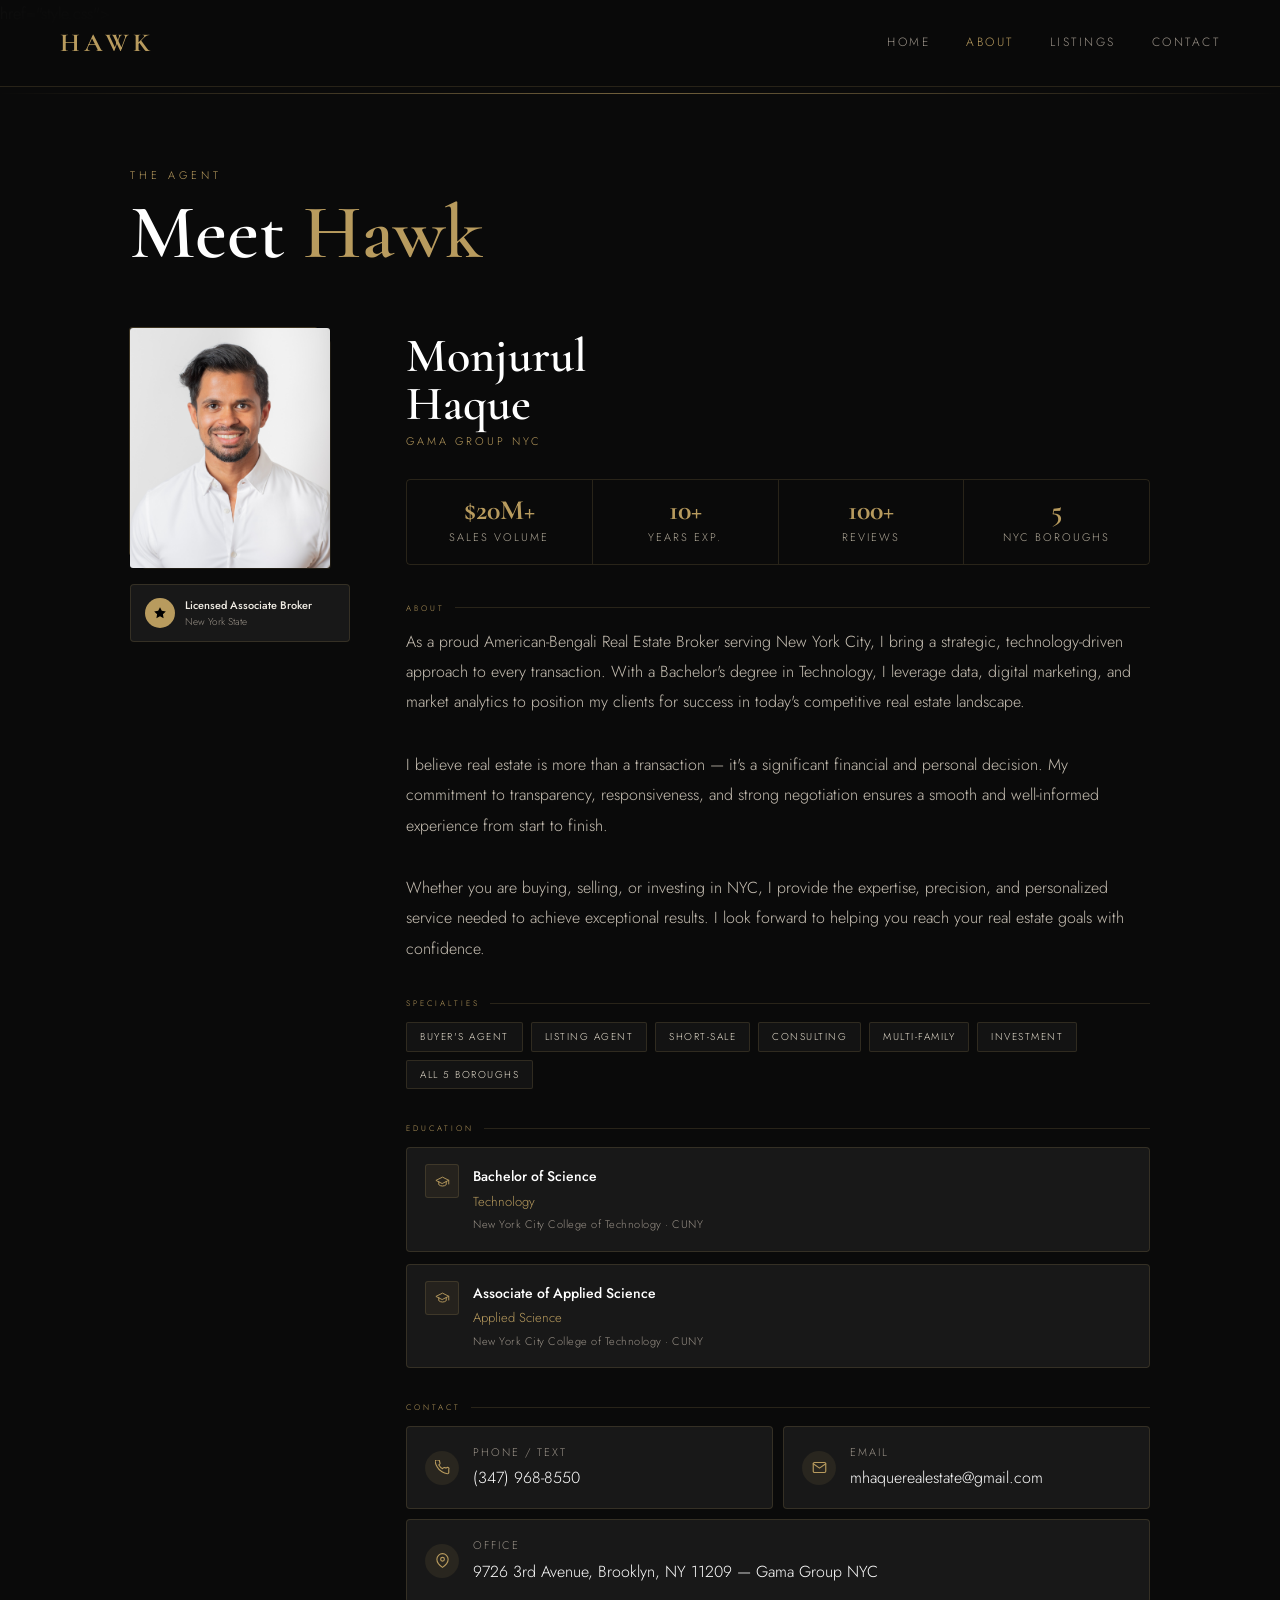
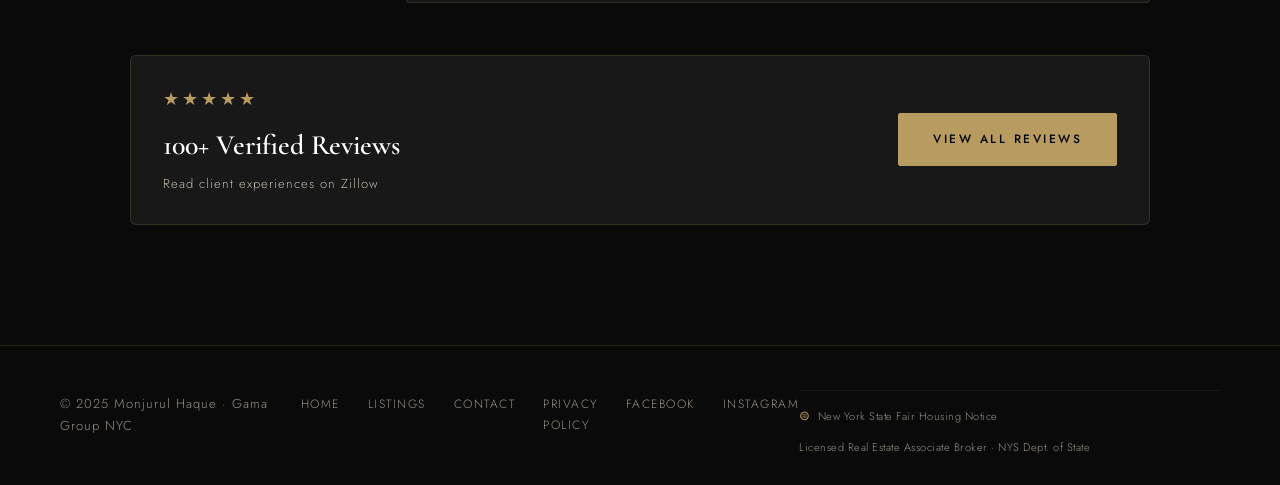
<file: about.html>
<!DOCTYPE html>
<html lang="en">
<head>
  <meta charset="UTF-8">
  <meta name="viewport" content="width=device-width, initial-scale=1.0">

  <!-- ── Primary SEO ── -->
  <title>About Monjurul Haque | Licensed NYC Real Estate Associate Broker — Gama Group NYC</title>
  <meta name="description" content="Meet Monjurul Haque (Hawk) — proud American-Bengali NYC real estate broker at Gama Group NYC. Technology-driven approach, 10+ years experience, Bachelor's in Technology, 100+ verified client reviews across all 5 NYC boroughs.">
  <meta name="keywords" content="Monjurul Haque realtor, Hawk real estate NYC, Gama Group NYC broker, licensed associate broker Brooklyn, NYC real estate agent about, buy sell NYC broker, real estate agent Bay Ridge Brooklyn">
  <meta name="author" content="Monjurul Haque">
  <meta name="robots" content="index, follow, max-snippet:-1, max-image-preview:large, max-video-preview:-1">
  <link rel="canonical" href="https://mhaquerealtor.com/about.html">

  <!-- ── Open Graph (Facebook / LinkedIn / WhatsApp) ── -->
  <meta property="og:type" content="profile">
  <meta property="og:title" content="Meet Monjurul Haque (Hawk) — Licensed NYC Real Estate Broker">
  <meta property="og:description" content="10+ years experience, BS in Computer Systems Technology, 100+ verified reviews. Buyer's agent and listing agent serving all five NYC boroughs.">
  <meta property="og:url" content="https://mhaquerealtor.com/about.html">
  <meta property="og:site_name" content="Monjurul Haque | NYC Real Estate Broker">
  <meta property="og:image" content="https://mhaquerealtor.com/Final Gama-36.jpg">
  <meta property="og:image:width" content="1200">
  <meta property="og:image:height" content="630">
  <meta property="og:locale" content="en_US">

  <!-- ── Twitter Card ── -->
  <meta name="twitter:card" content="summary_large_image">
  <meta name="twitter:title" content="Meet Monjurul Haque (Hawk) — Licensed NYC Real Estate Broker">
  <meta name="twitter:description" content="10+ years experience, BS in Computer Systems Technology, 100+ verified reviews. Buyer's agent and listing agent serving all five NYC boroughs.">
  <meta name="twitter:image" content="https://mhaquerealtor.com/Final Gama-36.jpg">

  <!-- ── Geo / Local SEO ── -->
  <meta name="geo.region" content="US-NY">
  <meta name="geo.placename" content="Brooklyn, New York">
  <meta name="geo.position" content="40.6233;-74.0300">
  <meta name="ICBM" content="40.6233, -74.0300">

  <!-- ── Fonts & Styles ── -->
  <link rel="preconnect" href="https://fonts.googleapis.com">
  <link rel="preconnect" href="https://fonts.gstatic.com" crossorigin>
  <link href="https://fonts.googleapis.com/css2?family=Cormorant+Garamond:ital,wght@0,400;0,500;0,600;0,700;1,400&family=Jost:wght@300;400;500;600&display=swap" rel="stylesheet">
  <link rel="stylesheet" href="style.css">

  <!-- ── JSON-LD Structured Data ── -->
  <script type="application/ld+json">
  {
    "@context": "https://schema.org",
    "@type": "ProfilePage",
    "mainEntity": {
      "@type": "Person",
      "name": "Monjurul Haque",
      "alternateName": "Hawk",
      "jobTitle": "Licensed Real Estate Associate Broker",
      "url": "https://mhaquerealtor.com/about.html",
      "telephone": "+13479688550",
      "email": "mhaquerealestate@gmail.com",
      "worksFor": {
        "@type": "Organization",
        "name": "Gama Group NYC",
        "address": {
          "@type": "PostalAddress",
          "streetAddress": "9726 3rd Avenue",
          "addressLocality": "Brooklyn",
          "addressRegion": "NY",
          "postalCode": "11209"
        }
      },
      "alumniOf": [
        {
          "@type": "CollegeOrUniversity",
          "name": "New York City College of Technology, CUNY",
          "sameAs": "https://www.citytech.cuny.edu"
        }
      ],
      "hasCredential": [
        {
          "@type": "EducationalOccupationalCredential",
          "credentialCategory": "degree",
          "name": "Bachelor of Science in Computer Systems Technology",
          "educationalLevel": "Bachelor's Degree"
        },
        {
          "@type": "EducationalOccupationalCredential",
          "credentialCategory": "degree",
          "name": "Associate of Applied Science",
          "educationalLevel": "Associate's Degree"
        },
        {
          "@type": "EducationalOccupationalCredential",
          "credentialCategory": "License",
          "name": "New York State Real Estate Associate Broker License"
        }
      ],
      "sameAs": [
        "https://www.instagram.com/mhaquerealtor",
        "https://www.facebook.com/MhaqueRealtor/",
        "https://www.zillow.com/profile/MhaqueRealtor/"
      ],
      "aggregateRating": {
        "@type": "AggregateRating",
        "ratingValue": "5",
        "reviewCount": "100",
        "bestRating": "5"
      }
    }
  }
  </script>

   href="style.css">
  <style>
    /* ── ABOUT PAGE ── */
    .about-grid {
      display: grid;
      grid-template-columns: 220px 1fr;
      gap: 56px; align-items: start;
    }

    /* Photo column */
    .about-photo-col { position: sticky; top: 90px; }
    .about-photo-frame {
      position: relative;
      width: 200px;
    }
    .about-photo-frame::before {
      content: '';
      position: absolute;
      top: -1px; left: -1px; right: 12px; bottom: 12px;
      border: 1px solid rgba(184,155,94,0.3);
      border-radius: 3px;
      pointer-events: none; z-index: 0;
    }
    .about-photo-frame::after {
      content: '';
      position: absolute;
      top: 12px; left: 12px; right: -1px; bottom: -1px;
      border: 1px solid rgba(184,155,94,0.12);
      border-radius: 3px;
      pointer-events: none; z-index: 0;
    }
    .about-photo {
      position: relative; z-index: 1;
      width: 200px; height: 240px;
      object-fit: cover; object-position: top center;
      border-radius: 3px; display: block;
      background: var(--mid);
    }
    .about-license-badge {
      margin-top: 16px;
      background: var(--card); border: 1px solid var(--border);
      border-radius: 4px; padding: 12px 14px;
      display: flex; align-items: center; gap: 10px;
    }
    .badge-star-icon {
      width: 30px; height: 30px;
      background: var(--gold); border-radius: 50%;
      display: flex; align-items: center; justify-content: center;
      flex-shrink: 0;
    }
    .badge-star-icon svg { width: 14px; height: 14px; fill: #000; }
    .badge-star-text { font-size: 10px; color: var(--muted); line-height: 1.5; }
    .badge-star-text strong { color: var(--text); font-weight: 500; display: block; font-size: 11px; }

    /* Info column */
    .about-info { padding-top: 4px; }
    .agent-headline {
      font-family: var(--serif-font);
      font-size: 48px; font-weight: 600; color: #fff;
      line-height: 1; margin-bottom: 4px;
    }
    .agent-firm-tag { color: var(--gold);
      font-size: 11px; letter-spacing: 3px;
      text-transform: uppercase; color: var(--gold);
      margin-bottom: 28px;
    }

    .stats-row {
      display: flex; gap: 0;
      border: 1px solid var(--border); border-radius: 4px;
      overflow: hidden; margin-bottom: 36px;
    }
    .stat-cell {
      flex: 1; padding: 16px 18px;
      border-right: 1px solid var(--border);
      text-align: center;
    }
    .stat-cell:last-child { border-right: none; }
    .stat-num {
      font-family: var(--serif-font);
      font-size: 28px; font-weight: 700;
      color: var(--gold); line-height: 1;
    }
    .stat-lbl { font-size: 11px; letter-spacing: 2px; text-transform: uppercase; color: #b0a898; margin-top: 4px; }

    .section-label {
      font-size: 8px; letter-spacing: 3px;
      text-transform: uppercase; color: var(--gold);
      margin-bottom: 12px;
      display: flex; align-items: center; gap: 10px;
    }
    .section-label::after { content: ''; flex: 1; height: 1px; background: var(--border); }

    .bio-text {
      font-size: 16px; line-height: 1.9; color: #c8c0b4;
      margin-bottom: 32px;
    }

    .spec-tags { display: flex; flex-wrap: wrap; gap: 8px; margin-bottom: 32px; }
    .spec-tag {
      font-size: 10px; letter-spacing: 1.5px; text-transform: uppercase;
      color: #e8e0d0; border: 1px solid var(--border);
      padding: 5px 13px; border-radius: 2px;
      background: rgba(255,255,255,0.04);
    }

    .contact-grid {
      display: grid; grid-template-columns: 1fr 1fr; gap: 10px;
    }
    .contact-span { grid-column: span 2; }

    /* Reviews bar */
    .reviews-bar {
      margin-top: 52px;
      background: var(--card); border: 1px solid var(--border);
      border-radius: 6px; padding: 28px 32px;
      display: flex; justify-content: space-between; align-items: center;
      gap: 24px;
    }
    .reviews-stars { font-size: 18px; letter-spacing: 3px; color: var(--gold); margin-bottom: 6px; }
    .reviews-count { font-family: var(--serif-font); font-size: 28px; font-weight: 600; color: #fff; }
    .reviews-source { font-size: 13px; color: #c0b8ac; margin-top: 3px; letter-spacing: 1px; }


    /* ── EDUCATION ── */
    .edu-list { display: flex; flex-direction: column; gap: 12px; margin-bottom: 32px; }
    .edu-item {
      display: flex; align-items: flex-start; gap: 14px;
      background: var(--card); border: 1px solid var(--border);
      border-radius: 4px; padding: 16px 18px;
      transition: border-color 0.25s;
    }
    .edu-item:hover { border-color: rgba(184,155,94,0.4); }
    .edu-icon {
      width: 34px; height: 34px; flex-shrink: 0;
      background: rgba(184,155,94,0.08);
      border: 1px solid var(--border); border-radius: 3px;
      display: flex; align-items: center; justify-content: center;
    }
    .edu-icon svg { width: 15px; height: 15px; }
    .edu-degree { font-size: 14px; font-weight: 500; color: #fff; margin-bottom: 2px; }
    .edu-field  { font-size: 13px; color: var(--gold); margin-bottom: 2px; }
    .edu-school { font-size: 11px; color: var(--muted); letter-spacing: 0.5px; }

    @media (max-width: 768px) {
      .about-grid { grid-template-columns: 1fr; gap: 32px; }
      .about-photo-col { position: static; }
      .about-photo-frame { width: 160px; }
      .about-photo { width: 160px; height: 192px; }
      .contact-grid { grid-template-columns: 1fr; }
      .contact-span { grid-column: span 1; }
      .reviews-bar { flex-direction: column; text-align: center; }
    }
  </style>
</head>
<body>

<!-- NAV -->
<nav>
  <a class="nav-logo" href="index.html">HAWK</a>
  <div class="nav-links">
    <a href="index.html">Home</a>
    <a href="about.html" class="active">About</a>
    <a href="listings.html">Listings</a>
    <a href="contact.html">Contact</a>
  </div>
  <div class="nav-hamburger" onclick="toggleMenu()" aria-label="Menu">
    <span></span><span></span><span></span>
  </div>
</nav>
<div class="nav-mobile" id="navMobile">
  <a href="index.html" onclick="closeMenu()">Home</a>
  <a href="about.html" onclick="closeMenu()">About</a>
  <a href="listings.html" onclick="closeMenu()">Listings</a>
  <a href="contact.html" onclick="closeMenu()">Contact</a>
</div>

<div class="hero-strip"></div>

<main>
  <p class="page-eyebrow anim-1">The Agent</p>
  <h1 class="page-title anim-2">Meet <span>Hawk</span></h1>

  <div class="about-grid anim-3">

    <!-- LEFT -->
    <div class="about-photo-col">
      <div class="about-photo-frame">
        <img class="about-photo" src="Final Gama-36.jpg" alt="Monjurul Haque — NYC Real Estate Broker">
      </div>
      <div class="about-license-badge">
        <div class="badge-star-icon">
          <svg viewBox="0 0 24 24" xmlns="http://www.w3.org/2000/svg"><path d="M12 2l3.09 6.26L22 9.27l-5 4.87L18.18 21 12 17.77 5.82 21 7 14.14 2 9.27l6.91-1.01L12 2z"/></svg>
        </div>
        <div class="badge-star-text">
          <strong>Licensed Associate Broker</strong>
          New York State
        </div>
      </div>
    </div>

    <!-- RIGHT -->
    <div class="about-info">
      <div class="agent-headline">Monjurul<br>Haque</div>
      <div class="agent-firm-tag">Gama Group NYC</div>

      <div class="stats-row">
        <div class="stat-cell">
          <div class="stat-num">$20M+</div>
          <div class="stat-lbl">Sales Volume</div>
        </div>
        <div class="stat-cell">
          <div class="stat-num">10+</div>
          <div class="stat-lbl">Years Exp.</div>
        </div>
        <div class="stat-cell">
          <div class="stat-num">100+</div>
          <div class="stat-lbl">Reviews</div>
        </div>
        <div class="stat-cell">
          <div class="stat-num">5</div>
          <div class="stat-lbl">NYC Boroughs</div>
        </div>
      </div>

      <div class="section-label">About</div>
      <p class="bio-text">
        As a proud American-Bengali Real Estate Broker serving New York City, I bring a strategic, technology-driven approach to every transaction. With a Bachelor's degree in Technology, I leverage data, digital marketing, and market analytics to position my clients for success in today's competitive real estate landscape.
      </p>
      <p class="bio-text">
        I believe real estate is more than a transaction — it's a significant financial and personal decision. My commitment to transparency, responsiveness, and strong negotiation ensures a smooth and well-informed experience from start to finish.
      </p>
      <p class="bio-text">
        Whether you are buying, selling, or investing in NYC, I provide the expertise, precision, and personalized service needed to achieve exceptional results. I look forward to helping you reach your real estate goals with confidence.
      </p>

      <div class="section-label">Specialties</div>
      <div class="spec-tags">
        <span class="spec-tag">Buyer's Agent</span>
        <span class="spec-tag">Listing Agent</span>
        <span class="spec-tag">Short-Sale</span>
        <span class="spec-tag">Consulting</span>
        <span class="spec-tag">Multi-Family</span>
        <span class="spec-tag">Investment</span>
        <span class="spec-tag">All 5 Boroughs</span>
      </div>

      <div class="section-label">Education</div>
      <div class="edu-list">
        <div class="edu-item">
          <div class="edu-icon">
            <svg viewBox="0 0 24 24" fill="none" stroke="var(--gold)" stroke-width="1.5" xmlns="http://www.w3.org/2000/svg">
              <path d="M22 10v6M2 10l10-5 10 5-10 5z" stroke-linecap="round" stroke-linejoin="round"/>
              <path d="M6 12v5c3 3 9 3 12 0v-5" stroke-linecap="round" stroke-linejoin="round"/>
            </svg>
          </div>
          <div class="edu-body">
            <div class="edu-degree">Bachelor of Science</div>
            <div class="edu-field">Technology</div>
            <div class="edu-school">New York City College of Technology · CUNY</div>
          </div>
        </div>
        <div class="edu-item">
          <div class="edu-icon">
            <svg viewBox="0 0 24 24" fill="none" stroke="var(--gold)" stroke-width="1.5" xmlns="http://www.w3.org/2000/svg">
              <path d="M22 10v6M2 10l10-5 10 5-10 5z" stroke-linecap="round" stroke-linejoin="round"/>
              <path d="M6 12v5c3 3 9 3 12 0v-5" stroke-linecap="round" stroke-linejoin="round"/>
            </svg>
          </div>
          <div class="edu-body">
            <div class="edu-degree">Associate of Applied Science</div>
            <div class="edu-field">Applied Science</div>
            <div class="edu-school">New York City College of Technology · CUNY</div>
          </div>
        </div>
      </div>

            <div class="section-label">Contact</div>
      <div class="contact-grid">
        <a class="contact-item" href="tel:+13479688550">
          <div class="contact-icon">
            <svg viewBox="0 0 24 24" xmlns="http://www.w3.org/2000/svg"><path d="M22 16.92v3a2 2 0 01-2.18 2 19.79 19.79 0 01-8.63-3.07A19.5 19.5 0 013.31 10.8a19.79 19.79 0 01-3.07-8.63A2 2 0 012.22 0h3a2 2 0 012 1.72c.127.96.361 1.903.7 2.81a2 2 0 01-.45 2.11L6.09 7.91a16 16 0 006 6l1.27-1.27a2 2 0 012.11-.45c.907.339 1.85.573 2.81.7A2 2 0 0122 14.92v2z" stroke-linecap="round" stroke-linejoin="round"/></svg>
          </div>
          <div>
            <div class="contact-type">Phone / Text</div>
            <div class="contact-val">(347) 968-8550</div>
          </div>
        </a>
        <a class="contact-item" href="mailto:mhaquerealestate@gmail.com">
          <div class="contact-icon">
            <svg viewBox="0 0 24 24" xmlns="http://www.w3.org/2000/svg"><path d="M4 4h16c1.1 0 2 .9 2 2v12c0 1.1-.9 2-2 2H4c-1.1 0-2-.9-2-2V6c0-1.1.9-2 2-2z" stroke-linecap="round" stroke-linejoin="round"/><polyline points="22,6 12,13 2,6" stroke-linecap="round" stroke-linejoin="round"/></svg>
          </div>
          <div>
            <div class="contact-type">Email</div>
            <div class="contact-val">mhaquerealestate@gmail.com</div>
          </div>
        </a>
        <a class="contact-item contact-span" href="https://maps.google.com/?q=9726+3rd+Avenue+Brooklyn+NY+11209" target="_blank" rel="noopener">
          <div class="contact-icon">
            <svg viewBox="0 0 24 24" xmlns="http://www.w3.org/2000/svg"><path d="M21 10c0 7-9 13-9 13s-9-6-9-13a9 9 0 0118 0z" stroke-linecap="round" stroke-linejoin="round"/><circle cx="12" cy="10" r="3" stroke-linecap="round" stroke-linejoin="round"/></svg>
          </div>
          <div>
            <div class="contact-type">Office</div>
            <div class="contact-val">9726 3rd Avenue, Brooklyn, NY 11209 — Gama Group NYC</div>
          </div>
        </a>
      </div>
    </div>
  </div>

  <!-- Reviews -->
  <div class="reviews-bar anim-4">
    <div>
      <div class="reviews-stars">★★★★★</div>
      <div class="reviews-count">100+ Verified Reviews</div>
      <div class="reviews-source">Read client experiences on Zillow</div>
    </div>
    <a class="btn btn-gold" href="https://www.zillow.com/profile/MhaqueRealtor/#reviews" target="_blank" rel="noopener">
      View All Reviews
    </a>
  </div>
</main>

<footer>
  <div class="footer-copy">© 2025 Monjurul Haque · Gama Group NYC</div>
  <div class="footer-links">
    <a href="index.html">Home</a>
    <a href="listings.html">Listings</a>
    <a href="contact.html">Contact</a>
    <a href="privacy.html">Privacy Policy</a>
    <a href="https://www.facebook.com/MhaqueRealtor/" target="_blank" rel="noopener">Facebook</a>
    <a href="https://instagram.com/mhaquerealtor" target="_blank" rel="noopener">Instagram</a>
  </div>
  <div class="footer-bottom">
    <a class="footer-fair-housing" href="https://dos.ny.gov/fair-housing" target="_blank" rel="noopener">
      New York State Fair Housing Notice
    </a>
    <span class="footer-legal">Licensed Real Estate Associate Broker · NYS Dept. of State</span>
  </div>
</footer>

<script>
  function toggleMenu() { document.getElementById('navMobile').classList.toggle('open'); }
  function closeMenu()  { document.getElementById('navMobile').classList.remove('open'); }
</script>

<!--Start of Tawk.to Script-->
<script type="text/javascript">
var Tawk_API=Tawk_API||{}, Tawk_LoadStart=new Date();
(function(){
var s1=document.createElement("script"),s0=document.getElementsByTagName("script")[0];
s1.async=true;
s1.src='https://embed.tawk.to/69f02ca03dea021c3775ba9f/1jn92sl5e';
s1.charset='UTF-8';
s1.setAttribute('crossorigin','*');
s0.parentNode.insertBefore(s1,s0);
})();
</script>
<!--End of Tawk.to Script-->
</body>
</html>
</file>
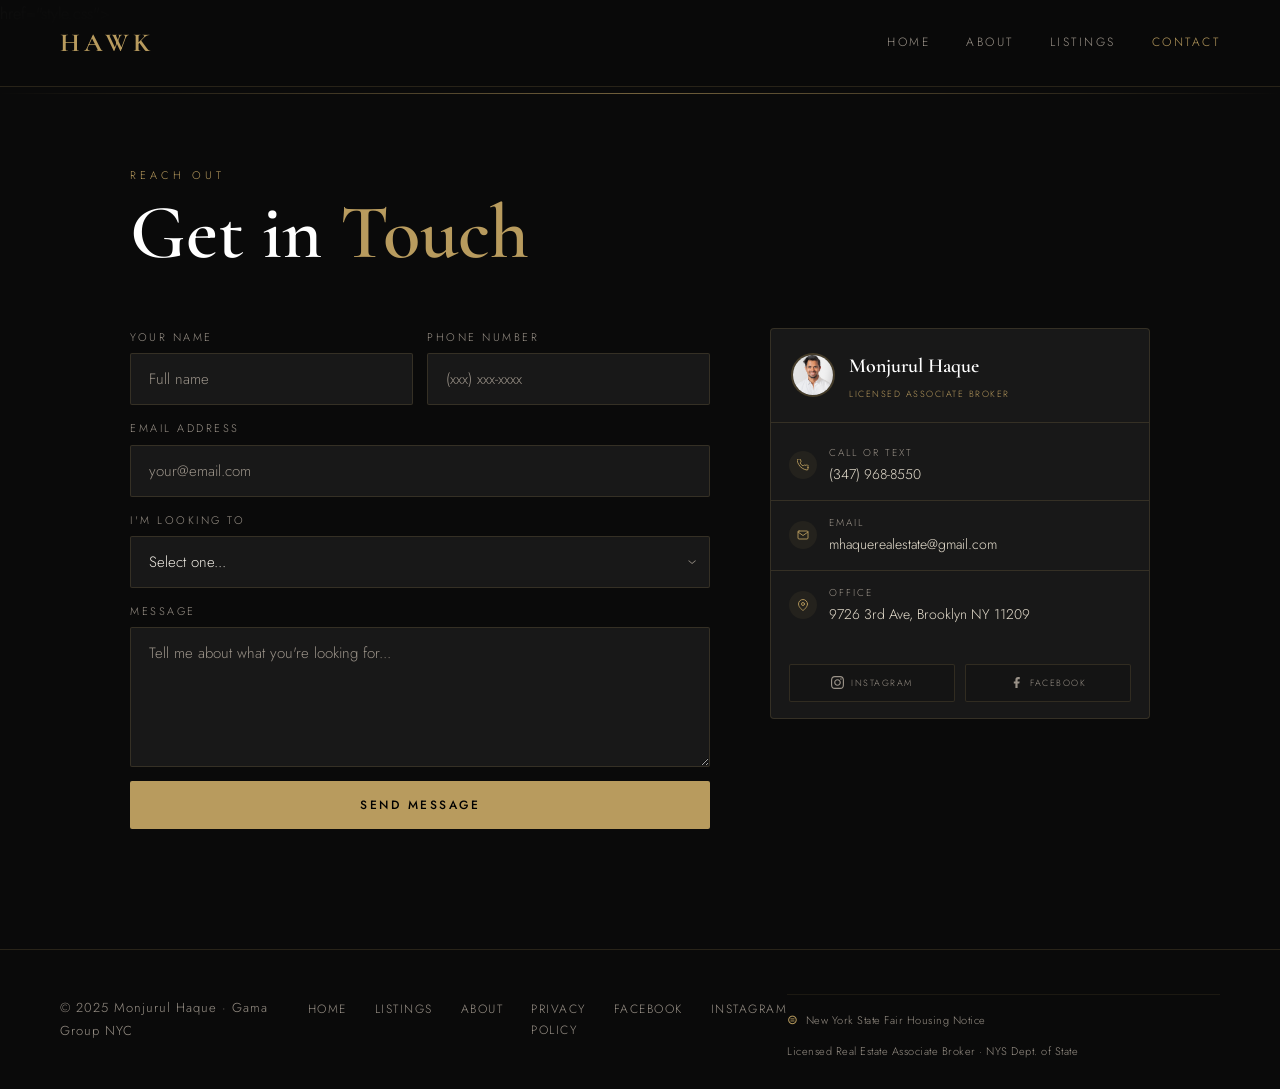
<file: contact.html>
<!DOCTYPE html>
<html lang="en">
<head>
  <meta charset="UTF-8">
  <meta name="viewport" content="width=device-width, initial-scale=1.0">

  <!-- ── Primary SEO ── -->
  <title>Contact Monjurul Haque | NYC Real Estate Broker — (347) 968-8550</title>
  <meta name="description" content="Contact Monjurul Haque (Hawk), licensed NYC real estate associate broker. Call or text (347) 968-8550, email mhaquerealestate@gmail.com, or fill out the form. Serving all 5 NYC boroughs.">
  <meta name="keywords" content="contact NYC real estate broker, Monjurul Haque phone number, Hawk realtor contact, real estate agent NYC phone, hire real estate broker New York, sell my home NYC contact, buy home NYC agent">
  <meta name="author" content="Monjurul Haque">
  <meta name="robots" content="index, follow, max-snippet:-1, max-image-preview:large, max-video-preview:-1">
  <link rel="canonical" href="https://mhaquerealtor.com/contact.html">

  <!-- ── Open Graph (Facebook / LinkedIn / WhatsApp) ── -->
  <meta property="og:type" content="website">
  <meta property="og:title" content="Contact Hawk | NYC Real Estate Broker — (347) 968-8550">
  <meta property="og:description" content="Ready to buy, sell, or invest in NYC real estate? Contact Monjurul Haque (Hawk) today. Call (347) 968-8550 or send a message.">
  <meta property="og:url" content="https://mhaquerealtor.com/contact.html">
  <meta property="og:site_name" content="Monjurul Haque | NYC Real Estate Broker">
  <meta property="og:image" content="https://mhaquerealtor.com/Final Gama-36.jpg">
  <meta property="og:image:width" content="1200">
  <meta property="og:image:height" content="630">
  <meta property="og:locale" content="en_US">

  <!-- ── Twitter Card ── -->
  <meta name="twitter:card" content="summary_large_image">
  <meta name="twitter:title" content="Contact Hawk | NYC Real Estate Broker — (347) 968-8550">
  <meta name="twitter:description" content="Ready to buy, sell, or invest in NYC real estate? Contact Monjurul Haque (Hawk) today. Call (347) 968-8550 or send a message.">
  <meta name="twitter:image" content="https://mhaquerealtor.com/Final Gama-36.jpg">

  <!-- ── Geo / Local SEO ── -->
  <meta name="geo.region" content="US-NY">
  <meta name="geo.placename" content="Brooklyn, New York">
  <meta name="geo.position" content="40.6233;-74.0300">
  <meta name="ICBM" content="40.6233, -74.0300">

  <!-- ── Fonts & Styles ── -->
  <link rel="preconnect" href="https://fonts.googleapis.com">
  <link rel="preconnect" href="https://fonts.gstatic.com" crossorigin>
  <link href="https://fonts.googleapis.com/css2?family=Cormorant+Garamond:ital,wght@0,400;0,500;0,600;0,700;1,400&family=Jost:wght@300;400;500;600&display=swap" rel="stylesheet">
  <link rel="stylesheet" href="style.css">

  <!-- ── JSON-LD Structured Data ── -->
  <script type="application/ld+json">
  {
    "@context": "https://schema.org",
    "@type": "ContactPage",
    "name": "Contact Monjurul Haque — NYC Real Estate Broker",
    "url": "https://mhaquerealtor.com/contact.html",
    "mainEntity": {
      "@type": "RealEstateAgent",
      "name": "Monjurul Haque",
      "telephone": "+13479688550",
      "email": "mhaquerealestate@gmail.com",
      "address": {
        "@type": "PostalAddress",
        "streetAddress": "9726 3rd Avenue",
        "addressLocality": "Brooklyn",
        "addressRegion": "NY",
        "postalCode": "11209",
        "addressCountry": "US"
      },
      "openingHoursSpecification": [
        {"@type": "OpeningHoursSpecification", "dayOfWeek": ["Monday","Tuesday","Wednesday","Thursday","Friday"], "opens": "09:00", "closes": "20:00"},
        {"@type": "OpeningHoursSpecification", "dayOfWeek": ["Saturday","Sunday"], "opens": "10:00", "closes": "18:00"}
      ]
    }
  }
  </script>

   href="style.css">
  <style>
    /* ── CONTACT PAGE ── */
    .contact-layout {
      display: grid;
      grid-template-columns: 1fr 380px;
      gap: 60px; align-items: start;
    }

    /* Form */
    .form-wrap { }
    .form-row { margin-bottom: 14px; }
    .form-label {
      font-size: 11px; letter-spacing: 2.5px;
      text-transform: uppercase; color: #9a9288;
      display: block; margin-bottom: 6px;
    }
    .form-grid-2 { display: grid; grid-template-columns: 1fr 1fr; gap: 14px; }
    .form-select-wrap { position: relative; }
    .form-select-wrap::after {
      content: '›';
      position: absolute; right: 14px; top: 50%; transform: translateY(-50%) rotate(90deg);
      color: var(--muted); pointer-events: none; font-size: 16px;
    }
    .form-success {
      display: none;
      background: rgba(184,155,94,0.08); border: 1px solid var(--gold);
      border-radius: 4px; padding: 18px 20px;
      font-size: 13px; color: var(--text); line-height: 1.6;
      margin-top: 16px;
    }
    .form-success strong { color: var(--gold); }

    /* Sidebar */
    .contact-sidebar { }
    .sidebar-card {
      background: var(--card); border: 1px solid var(--border);
      border-radius: 4px; overflow: hidden; margin-bottom: 14px;
    }
    .sidebar-agent-header {
      padding: 20px; display: flex; align-items: center; gap: 14px;
      border-bottom: 1px solid var(--border);
    }
    .sidebar-photo {
      width: 44px; height: 44px; border-radius: 50%;
      object-fit: cover; border: 2px solid rgba(184,155,94,0.3);
      background: var(--mid); flex-shrink: 0;
    }
    .sidebar-name {
      font-family: var(--serif-font);
      font-size: 20px; font-weight: 600; color: #fff;
    }
    .sidebar-title { font-size: 9px; letter-spacing: 1.5px; text-transform: uppercase; color: var(--gold); margin-top: 2px; }

    .sidebar-links { padding: 8px 0; }
    .sidebar-link {
      display: flex; align-items: center; gap: 12px;
      padding: 13px 18px; text-decoration: none;
      border-bottom: 1px solid var(--border);
      transition: background 0.2s;
    }
    .sidebar-link:last-child { border-bottom: none; }
    .sidebar-link:hover { background: rgba(184,155,94,0.04); }
    .sidebar-link-icon {
      width: 28px; height: 28px; flex-shrink: 0;
      background: rgba(184,155,94,0.08); border-radius: 50%;
      display: flex; align-items: center; justify-content: center;
    }
    .sidebar-link-icon svg { width: 12px; height: 12px; stroke: var(--gold); fill: none; stroke-width: 1.8; }
    .sidebar-link-label { font-size: 10px; letter-spacing: 2px; text-transform: uppercase; color: #9a9288; }
    .sidebar-link-val   { font-size: 14px; color: #e8e0d0; margin-top: 1px; }

    .sidebar-social {
      display: flex; gap: 10px; padding: 16px 18px;
    }
    .social-btn {
      flex: 1; display: flex; align-items: center; justify-content: center;
      gap: 7px; padding: 10px;
      background: var(--mid); border: 1px solid var(--border);
      border-radius: 2px; text-decoration: none;
      font-size: 9px; letter-spacing: 1.5px; text-transform: uppercase;
      color: var(--muted); transition: all 0.2s;
    }
    .social-btn:hover { border-color: var(--gold); color: var(--gold); }
    .social-btn svg { width: 13px; height: 13px; fill: currentColor; }

    @media (max-width: 768px) {
      .contact-layout { grid-template-columns: 1fr; gap: 40px; }
      .form-grid-2 { grid-template-columns: 1fr; }
    }
  </style>
</head>
<body>

<!-- NAV -->
<nav>
  <a class="nav-logo" href="index.html">HAWK</a>
  <div class="nav-links">
    <a href="index.html">Home</a>
    <a href="about.html">About</a>
    <a href="listings.html">Listings</a>
    <a href="contact.html" class="active">Contact</a>
  </div>
  <div class="nav-hamburger" onclick="toggleMenu()" aria-label="Menu">
    <span></span><span></span><span></span>
  </div>
</nav>
<div class="nav-mobile" id="navMobile">
  <a href="index.html" onclick="closeMenu()">Home</a>
  <a href="about.html" onclick="closeMenu()">About</a>
  <a href="listings.html" onclick="closeMenu()">Listings</a>
  <a href="contact.html" onclick="closeMenu()">Contact</a>
</div>

<div class="hero-strip"></div>

<main>
  <p class="page-eyebrow anim-1">Reach Out</p>
  <h1 class="page-title anim-2">Get in <span>Touch</span></h1>

  <div class="contact-layout anim-3">

    <!-- FORM -->
    <div class="form-wrap">
      <form id="contactForm" action="https://formsubmit.co/mhaquerealestate@gmail.com" method="POST" target="formTarget">
        <input type="hidden" name="_subject" value="New Contact — Hawk Real Estate Website">
        <input type="hidden" name="_captcha" value="false">
        <input type="hidden" name="_template" value="table">
        <input type="hidden" name="_autoresponse" value="Thank you for contacting Hawk Real Estate. I have received your message and will get back to you within 24 hours. — Monjurul Haque, (347) 968-8550">

        <div class="form-grid-2">
          <div class="form-row">
            <label class="form-label" for="name">Your Name</label>
            <input type="text" id="name" name="name" placeholder="Full name" required>
          </div>
          <div class="form-row">
            <label class="form-label" for="phone">Phone Number</label>
            <input type="tel" id="phone" name="phone" placeholder="(xxx) xxx-xxxx">
          </div>
        </div>

        <div class="form-row">
          <label class="form-label" for="email">Email Address</label>
          <input type="email" id="email" name="email" placeholder="your@email.com" required>
        </div>

        <div class="form-row">
          <label class="form-label" for="interest">I'm Looking To</label>
          <div class="form-select-wrap">
            <select id="interest" name="interest">
              <option value="">Select one...</option>
              <option>Buy a Property</option>
              <option>Sell a Property</option>
              <option>Rent a Property</option>
              <option>Invest in Real Estate</option>
              <option>General Inquiry</option>
            </select>
          </div>
        </div>

        <div class="form-row">
          <label class="form-label" for="message">Message</label>
          <textarea id="message" name="message" placeholder="Tell me about what you're looking for..." required></textarea>
        </div>

        <button type="submit" class="btn btn-gold" id="submitBtn" style="width:100%;text-align:center;border:none;cursor:pointer;">
          Send Message
        </button>
      </form>
    </div>

    <!-- SIDEBAR -->
    <div class="contact-sidebar">
      <div class="sidebar-card">
        <div class="sidebar-agent-header">
          <img class="sidebar-photo" src="Final Gama-36.jpg" alt="Monjurul Haque">
          <div>
            <div class="sidebar-name">Monjurul Haque</div>
            <div class="sidebar-title">Licensed Associate Broker</div>
          </div>
        </div>
        <div class="sidebar-links">
          <a class="sidebar-link" href="tel:+13479688550">
            <div class="sidebar-link-icon">
              <svg viewBox="0 0 24 24" xmlns="http://www.w3.org/2000/svg"><path d="M22 16.92v3a2 2 0 01-2.18 2 19.79 19.79 0 01-8.63-3.07A19.5 19.5 0 013.31 10.8a19.79 19.79 0 01-3.07-8.63A2 2 0 012.22 0h3a2 2 0 012 1.72c.127.96.361 1.903.7 2.81a2 2 0 01-.45 2.11L6.09 7.91a16 16 0 006 6l1.27-1.27a2 2 0 012.11-.45c.907.339 1.85.573 2.81.7A2 2 0 0122 14.92v2z" stroke-linecap="round" stroke-linejoin="round"/></svg>
            </div>
            <div>
              <div class="sidebar-link-label">Call or Text</div>
              <div class="sidebar-link-val">(347) 968-8550</div>
            </div>
          </a>
          <a class="sidebar-link" href="mailto:mhaquerealestate@gmail.com">
            <div class="sidebar-link-icon">
              <svg viewBox="0 0 24 24" xmlns="http://www.w3.org/2000/svg"><path d="M4 4h16c1.1 0 2 .9 2 2v12c0 1.1-.9 2-2 2H4c-1.1 0-2-.9-2-2V6c0-1.1.9-2 2-2z" stroke-linecap="round" stroke-linejoin="round"/><polyline points="22,6 12,13 2,6" stroke-linecap="round" stroke-linejoin="round"/></svg>
            </div>
            <div>
              <div class="sidebar-link-label">Email</div>
              <div class="sidebar-link-val">mhaquerealestate@gmail.com</div>
            </div>
          </a>
          <a class="sidebar-link" href="https://maps.google.com/?q=9726+3rd+Avenue+Brooklyn+NY+11209" target="_blank" rel="noopener">
            <div class="sidebar-link-icon">
              <svg viewBox="0 0 24 24" xmlns="http://www.w3.org/2000/svg"><path d="M21 10c0 7-9 13-9 13s-9-6-9-13a9 9 0 0118 0z" stroke-linecap="round" stroke-linejoin="round"/><circle cx="12" cy="10" r="3" stroke-linecap="round" stroke-linejoin="round"/></svg>
            </div>
            <div>
              <div class="sidebar-link-label">Office</div>
              <div class="sidebar-link-val">9726 3rd Ave, Brooklyn NY 11209</div>
            </div>
          </a>
        </div>
        <div class="sidebar-social">
          <a class="social-btn" href="https://instagram.com/mhaquerealtor" target="_blank" rel="noopener">
            <svg viewBox="0 0 24 24" xmlns="http://www.w3.org/2000/svg"><path d="M12 2.163c3.204 0 3.584.012 4.85.07 3.252.148 4.771 1.691 4.919 4.919.058 1.265.069 1.645.069 4.849 0 3.205-.012 3.584-.069 4.849-.149 3.225-1.664 4.771-4.919 4.919-1.266.058-1.644.07-4.85.07-3.204 0-3.584-.012-4.849-.07-3.26-.149-4.771-1.699-4.919-4.92-.058-1.265-.07-1.644-.07-4.849 0-3.204.013-3.583.07-4.849.149-3.227 1.664-4.771 4.919-4.919 1.266-.057 1.645-.069 4.849-.069zm0-2.163c-3.259 0-3.667.014-4.947.072-4.358.2-6.78 2.618-6.98 6.98-.059 1.281-.073 1.689-.073 4.948 0 3.259.014 3.668.072 4.948.2 4.358 2.618 6.78 6.98 6.98 1.281.058 1.689.072 4.948.072 3.259 0 3.668-.014 4.948-.072 4.354-.2 6.782-2.618 6.979-6.98.059-1.28.073-1.689.073-4.948 0-3.259-.014-3.667-.072-4.947-.196-4.354-2.617-6.78-6.979-6.98-1.281-.059-1.69-.073-4.949-.073zm0 5.838c-3.403 0-6.162 2.759-6.162 6.162s2.759 6.163 6.162 6.163 6.162-2.759 6.162-6.163c0-3.403-2.759-6.162-6.162-6.162zm0 10.162c-2.209 0-4-1.79-4-4 0-2.209 1.791-4 4-4s4 1.791 4 4c0 2.21-1.791 4-4 4zm6.406-11.845c-.796 0-1.441.645-1.441 1.44s.645 1.44 1.441 1.44c.795 0 1.439-.645 1.439-1.44s-.644-1.44-1.439-1.44z"/></svg>
            Instagram
          </a>
          <a class="social-btn" href="https://www.facebook.com/MhaqueRealtor/" target="_blank" rel="noopener">
            <svg viewBox="0 0 24 24" xmlns="http://www.w3.org/2000/svg"><path d="M18 2h-3a5 5 0 00-5 5v3H7v4h3v8h4v-8h3l1-4h-4V7a1 1 0 011-1h3z"/></svg>
            Facebook
          </a>
        </div>
      </div>

    </div>

  </div>
</main>

<footer>
  <div class="footer-copy">© 2025 Monjurul Haque · Gama Group NYC</div>
  <div class="footer-links">
    <a href="index.html">Home</a>
    <a href="listings.html">Listings</a>
    <a href="about.html">About</a>
    <a href="privacy.html">Privacy Policy</a>
    <a href="https://www.facebook.com/MhaqueRealtor/" target="_blank" rel="noopener">Facebook</a>
    <a href="https://instagram.com/mhaquerealtor" target="_blank" rel="noopener">Instagram</a>
  </div>
  <div class="footer-bottom">
    <a class="footer-fair-housing" href="https://dos.ny.gov/fair-housing" target="_blank" rel="noopener">
      New York State Fair Housing Notice
    </a>
    <span class="footer-legal">Licensed Real Estate Associate Broker · NYS Dept. of State</span>
  </div>
</footer>

<!-- ── SUCCESS MODAL ── -->
<div id="successModal" style="
  display:none; position:fixed; inset:0; z-index:1000;
  background:rgba(0,0,0,0.85); backdrop-filter:blur(8px);
  align-items:center; justify-content:center; padding:20px;">
  <div style="
    background:#141414; border:1px solid rgba(184,155,94,0.35);
    border-radius:12px; padding:48px 44px; max-width:460px; width:100%;
    text-align:center; position:relative;
    box-shadow:0 24px 80px rgba(0,0,0,0.7);
    animation:modalPop 0.35s cubic-bezier(0.34,1.56,0.64,1) both;">

    <!-- checkmark icon -->
    <div style="
      width:68px; height:68px; border-radius:50%;
      background:rgba(184,155,94,0.1); border:1px solid rgba(184,155,94,0.3);
      display:flex; align-items:center; justify-content:center;
      margin:0 auto 24px;">
      <svg width="30" height="30" viewBox="0 0 24 24" fill="none"
           stroke="#b89b5e" stroke-width="2" stroke-linecap="round" stroke-linejoin="round">
        <polyline points="20 6 9 17 4 12"/>
      </svg>
    </div>

    <div style="
      font-size:10px; letter-spacing:4px; text-transform:uppercase;
      color:#b89b5e; margin-bottom:14px;">Message Sent</div>

    <div style="
      font-family:'Cormorant Garamond',serif;
      font-size:32px; font-weight:600; color:#fff;
      line-height:1.15; margin-bottom:16px;">
      We'll be in touch<br>with you shortly!
    </div>

    <p style="
      font-size:15px; color:#ccc5ba; line-height:1.75; margin-bottom:32px;">
      Thank you for reaching out. Hawk will review your message and
      get back to you as soon as possible — typically within 24 hours.
    </p>

    <div style="display:flex; gap:12px; justify-content:center; flex-wrap:wrap;">
      <a href="tel:3479688550" style="
        background:#b89b5e; color:#000;
        font-family:'Jost',sans-serif; font-size:11px; font-weight:600;
        letter-spacing:2px; text-transform:uppercase;
        padding:13px 24px; border-radius:2px; text-decoration:none;">
        Call (347) 968-8550
      </a>
      <button onclick="closeModal()" style="
        background:transparent; border:1px solid rgba(184,155,94,0.3);
        color:#ccc5ba; font-family:'Jost',sans-serif; font-size:11px;
        letter-spacing:2px; text-transform:uppercase;
        padding:13px 24px; border-radius:2px; cursor:pointer;
        transition:border-color 0.2s, color 0.2s;"
        onmouseover="this.style.borderColor='#b89b5e';this.style.color='#b89b5e'"
        onmouseout="this.style.borderColor='rgba(184,155,94,0.3)';this.style.color='#ccc5ba'">
        Close
      </button>
    </div>
  </div>
</div>

<style>
@keyframes modalPop {
  from { opacity:0; transform:scale(0.88) translateY(20px); }
  to   { opacity:1; transform:scale(1) translateY(0); }
}
</style>

<!-- Hidden iframe to catch form submission response without page redirect -->
<iframe name="formTarget" id="formTarget" style="display:none;" title="Form submission"></iframe>

<script>
  function toggleMenu() { document.getElementById('navMobile').classList.toggle('open'); }
  function closeMenu()  { document.getElementById('navMobile').classList.remove('open'); }

  function closeModal() {
    const m = document.getElementById('successModal');
    m.style.display = 'none';
    document.body.style.overflow = '';
  }

  // Close modal on backdrop click
  document.getElementById('successModal').addEventListener('click', function(e) {
    if (e.target === this) closeModal();
  });

  // Close on Escape key
  document.addEventListener('keydown', function(e) {
    if (e.key === 'Escape') closeModal();
  });

  // Submit form into hidden iframe — avoids CORS issues with fetch
  // The iframe catches the FormSubmit redirect, page stays put, modal shows
  document.getElementById('contactForm').addEventListener('submit', function(e) {
    const btn = document.getElementById('submitBtn');
    btn.textContent = 'Sending…';
    btn.disabled = true;
    btn.style.opacity = '0.7';

    const form = this;

    // Wait for iframe to load (FormSubmit redirects into it after processing)
    document.getElementById('formTarget').onload = function() {
      const modal = document.getElementById('successModal');
      modal.style.display = 'flex';
      document.body.style.overflow = 'hidden';
      form.reset();
      btn.textContent = 'Send Message';
      btn.disabled = false;
      btn.style.opacity = '1';
      // Reset the listener so it doesn't fire on unrelated loads
      this.onload = null;
    };

    // Allow native form submit to proceed into the iframe
  });
</script>


<!--Start of Tawk.to Script-->
<script type="text/javascript">
var Tawk_API=Tawk_API||{}, Tawk_LoadStart=new Date();
(function(){
var s1=document.createElement("script"),s0=document.getElementsByTagName("script")[0];
s1.async=true;
s1.src='https://embed.tawk.to/69f02ca03dea021c3775ba9f/1jn92sl5e';
s1.charset='UTF-8';
s1.setAttribute('crossorigin','*');
s0.parentNode.insertBefore(s1,s0);
})();
</script>
<!--End of Tawk.to Script-->
</body>
</html>
</file>
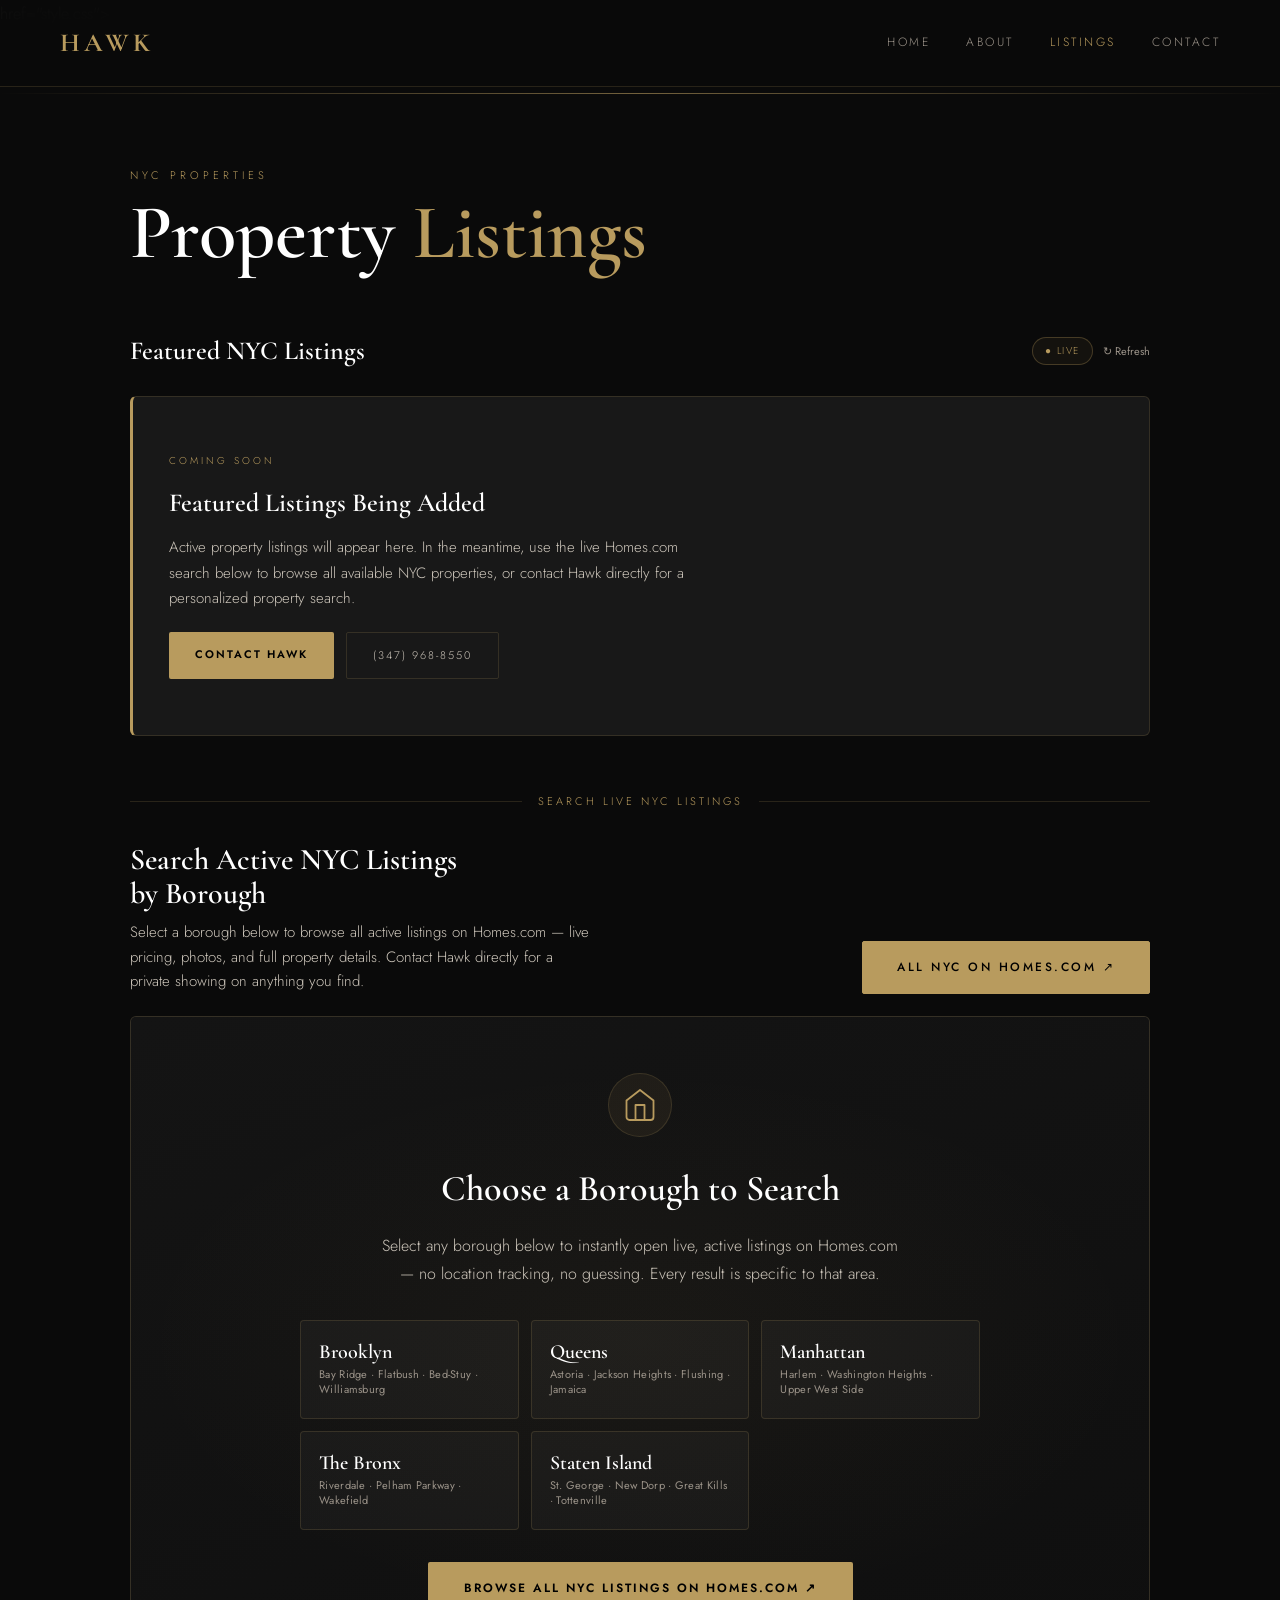
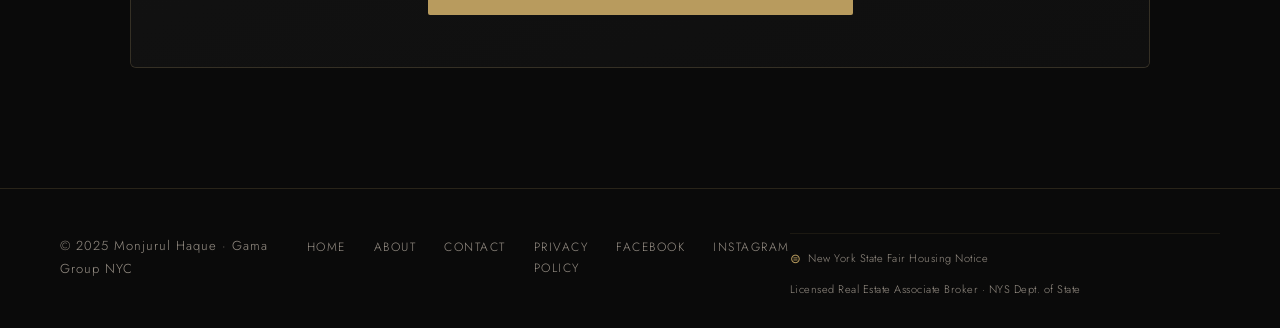
<file: listings.html>
<!DOCTYPE html>
<html lang="en">
<head>
  <meta charset="UTF-8">
  <meta name="viewport" content="width=device-width, initial-scale=1.0">

  <!-- ── Primary SEO ── -->
  <title>NYC Real Estate Listings | Homes for Sale in Brooklyn, Queens, Manhattan, Bronx & Staten Island</title>
  <meta name="description" content="Browse NYC homes for sale with Monjurul Haque (Hawk). Featured listings and live property search across Brooklyn, Queens, Manhattan, The Bronx, and Staten Island. Call (347) 968-8550.">
  <meta name="keywords" content="NYC homes for sale, Brooklyn homes for sale, Queens real estate listings, Manhattan condos for sale, Bronx homes, Staten Island real estate, multi-family NYC, investment property New York, 2 family home Brooklyn, NYC real estate search">
  <meta name="author" content="Monjurul Haque">
  <meta name="robots" content="index, follow, max-snippet:-1, max-image-preview:large, max-video-preview:-1">
  <link rel="canonical" href="https://mhaquerealtor.com/listings.html">

  <!-- ── Open Graph (Facebook / LinkedIn / WhatsApp) ── -->
  <meta property="og:type" content="website">
  <meta property="og:title" content="NYC Real Estate Listings | Monjurul Haque — All 5 Boroughs">
  <meta property="og:description" content="Search active NYC listings — single family, multi-family, condos, and investment properties in Brooklyn, Queens, Manhattan, The Bronx, and Staten Island.">
  <meta property="og:url" content="https://mhaquerealtor.com/listings.html">
  <meta property="og:site_name" content="Monjurul Haque | NYC Real Estate Broker">
  <meta property="og:image" content="https://mhaquerealtor.com/Final Gama-36.jpg">
  <meta property="og:image:width" content="1200">
  <meta property="og:image:height" content="630">
  <meta property="og:locale" content="en_US">

  <!-- ── Twitter Card ── -->
  <meta name="twitter:card" content="summary_large_image">
  <meta name="twitter:title" content="NYC Real Estate Listings | Monjurul Haque — All 5 Boroughs">
  <meta name="twitter:description" content="Search active NYC listings — single family, multi-family, condos, and investment properties in Brooklyn, Queens, Manhattan, The Bronx, and Staten Island.">
  <meta name="twitter:image" content="https://mhaquerealtor.com/Final Gama-36.jpg">

  <!-- ── Geo / Local SEO ── -->
  <meta name="geo.region" content="US-NY">
  <meta name="geo.placename" content="Brooklyn, New York">
  <meta name="geo.position" content="40.6233;-74.0300">
  <meta name="ICBM" content="40.6233, -74.0300">

  <!-- ── Fonts & Styles ── -->
  <link rel="preconnect" href="https://fonts.googleapis.com">
  <link rel="preconnect" href="https://fonts.gstatic.com" crossorigin>
  <link href="https://fonts.googleapis.com/css2?family=Cormorant+Garamond:ital,wght@0,400;0,500;0,600;0,700;1,400&family=Jost:wght@300;400;500;600&display=swap" rel="stylesheet">
  <link rel="stylesheet" href="style.css">

  <!-- ── JSON-LD Structured Data ── -->
  <script type="application/ld+json">
  {
    "@context": "https://schema.org",
    "@type": "SearchResultsPage",
    "name": "NYC Real Estate Listings | Monjurul Haque",
    "description": "Active real estate listings across all five New York City boroughs — single family, multi-family, condos, and investment properties.",
    "url": "https://mhaquerealtor.com/listings.html",
    "provider": {
      "@type": "RealEstateAgent",
      "name": "Monjurul Haque",
      "telephone": "+13479688550",
      "url": "https://mhaquerealtor.com"
    }
  }
  </script>

   href="style.css">
  <style>


    /* ── FEATURED HEADER ── */
    .featured-header {
      display: flex; align-items: center; justify-content: space-between;
      margin-bottom: 22px; flex-wrap: wrap; gap: 12px;
    }
    .featured-title {
      font-family: var(--serif-font);
      font-size: 26px; font-weight: 600; color: #fff;
    }
    .refresh-info {
      display: flex; align-items: center; gap: 10px;
    }
    .refresh-badge {
      font-size: 10px; letter-spacing: 1.5px; text-transform: uppercase;
      color: var(--gold); border: 1px solid rgba(184,155,94,0.3);
      padding: 4px 12px; border-radius: 20px;
      background: rgba(184,155,94,0.06);
    }
    #refreshTimer {
      font-size: 11px; color: var(--muted);
    }
    .refresh-manual {
      font-size: 11px; color: var(--muted); cursor: pointer;
      background: none; border: none; font-family: var(--body-font);
      padding: 0; transition: color 0.2s;
    }
    .refresh-manual:hover { color: var(--gold); }

    /* ── LISTINGS GRID ── */
    .listings-grid {
      display: grid;
      grid-template-columns: repeat(3, 1fr);
      gap: 18px;
      min-height: 340px;
    }

    /* ── LISTING CARD ── */
    .listing-card {
      background: var(--card); border: 1px solid var(--border);
      border-radius: 4px; overflow: hidden; cursor: pointer;
      transition: border-color 0.25s, transform 0.22s;
      display: flex; flex-direction: column;
    }
    .listing-card:hover {
      border-color: rgba(184,155,94,0.5);
      transform: translateY(-4px);
    }
    .listing-img-wrap { position: relative; overflow: hidden; aspect-ratio: 4/3; }
    .listing-img-wrap img {
      width:100%; height:100%; object-fit:cover;
      transition: transform 0.4s;
    }
    .listing-card:hover .listing-img-wrap img { transform: scale(1.04); }
    .listing-img-placeholder {
      width:100%; height:100%;
      background: linear-gradient(145deg, #161616 0%, #0e0e0e 100%);
      display: flex; flex-direction: column;
      align-items: center; justify-content: center; gap: 10px;
    }
    .listing-img-placeholder svg { opacity: 0.12; }
    .listing-img-placeholder span {
      font-size: 10px; letter-spacing: 2px;
      text-transform: uppercase; color: var(--muted);
    }
    .listing-badge {
      position: absolute; top: 12px; left: 12px;
      font-size: 9px; letter-spacing: 2px; text-transform: uppercase;
      padding: 5px 10px; border-radius: 2px; font-weight: 600;
    }
    .badge-active   { background: var(--gold); color: #000; }
    .badge-contract { background: #1e1e1e; color: var(--gold); border: 1px solid rgba(184,155,94,0.3); }
    .badge-new      { background: #1a2a1a; color: #6fcf97; border: 1px solid rgba(111,207,151,0.3); }

    .listing-body {
      padding: 20px 18px 22px;
      flex:1; display:flex; flex-direction:column; gap:3px;
    }
    .listing-price {
      font-family: var(--serif-font);
      font-size: 26px; font-weight: 700; color: var(--gold); line-height: 1;
    }
    .listing-address { font-size: 15px; color: #fff; font-weight: 400; margin-top: 6px; }
    .listing-hood {
      font-size: 11px; letter-spacing: 1.5px;
      text-transform: uppercase; color: var(--muted); margin-bottom: 12px;
    }
    .listing-specs {
      display: flex; gap: 16px; flex-wrap: wrap;
      padding-top: 12px; border-top: 1px solid var(--border);
      margin-top: auto;
    }
    .spec {
      display: flex; align-items: center; gap: 5px;
      font-size: 13px; color: #e0d8cc;
    }
    .spec svg { width:13px; height:13px; stroke:var(--gold); fill:none; stroke-width:1.8; flex-shrink:0; }
    .listing-type-tag {
      display: inline-block; margin-top: 10px; align-self: flex-start;
      font-size: 9px; letter-spacing: 1.5px; text-transform: uppercase;
      color: var(--gold); border: 1px solid var(--border);
      padding: 4px 11px; border-radius: 2px;
      background: rgba(184,155,94,0.04);
    }

    /* loading skeleton */
    .skeleton-card {
      background: var(--card); border: 1px solid var(--border);
      border-radius: 4px; overflow: hidden;
    }
    .skeleton-img { aspect-ratio:4/3; background: linear-gradient(90deg,#1a1a1a 25%,#222 50%,#1a1a1a 75%); background-size:200% 100%; animation:skelAnim 1.4s infinite; }
    .skeleton-body { padding:20px 18px; }
    .skeleton-line { height:14px; border-radius:2px; margin-bottom:10px; background:linear-gradient(90deg,#1a1a1a 25%,#222 50%,#1a1a1a 75%); background-size:200% 100%; animation:skelAnim 1.4s infinite; }
    .skeleton-line.wide { width:70%; }
    .skeleton-line.short { width:45%; }
    .skeleton-line.price { height:22px; width:55%; margin-bottom:14px; }
    @keyframes skelAnim { to { background-position:-200% 0; } }

    /* ── SECTION DIVIDER ── */
    .section-divider {
      display: flex; align-items: center; gap: 16px;
      margin: 56px 0 32px;
    }
    .section-divider span {
      font-size: 11px; letter-spacing: 3px;
      text-transform: uppercase; color: var(--gold); white-space: nowrap;
    }
    .section-divider::before,
    .section-divider::after { content:''; flex:1; height:1px; background:var(--border); }

    /* ── HOMES.COM EMBED ── */
    .homes-intro {
      display: flex; justify-content: space-between; align-items: flex-end;
      gap: 24px; margin-bottom: 22px; flex-wrap: wrap;
    }
    .homes-intro-text h3 {
      font-family: var(--serif-font);
      font-size: 30px; font-weight: 600; color: #fff; line-height: 1.15; margin-bottom: 8px;
    }
    .homes-intro-text p {
      font-size: 15px; color: #ccc5ba; max-width: 460px; line-height: 1.65;
    }
    .homes-frame-wrap {
      border: 1px solid var(--border); border-radius: 6px; overflow: hidden; background: #f4f4f4;
      position: relative;
    }
    .homes-frame-wrap iframe { display:block; width:100%; height:720px; border:none; }
    .homes-frame-caption {
      padding: 13px 20px; background: var(--card);
      border-top: 1px solid var(--border);
      display: flex; align-items: center; justify-content: space-between; gap: 16px; flex-wrap: wrap;
    }
    .homes-frame-caption span { font-size: 13px; color: var(--muted); }
    .homes-frame-caption a {
      font-size: 12px; letter-spacing: 1.5px; text-transform: uppercase;
      color: var(--gold); text-decoration: none; transition: color 0.2s;
    }
    .homes-frame-caption a:hover { color: var(--gold-light); }

    /* ── MODAL ── */
    .modal-overlay {
      display:none; position:fixed; inset:0; z-index:500;
      background:rgba(0,0,0,0.92); backdrop-filter:blur(8px);
      align-items:center; justify-content:center; padding:20px;
    }
    .modal-overlay.open { display:flex; }
    .modal {
      background:var(--card); border:1px solid var(--border);
      border-radius:6px; max-width:780px; width:100%;
      max-height:90vh; overflow-y:auto;
      animation:fadeUp 0.28s ease both;
    }
    .modal-img { width:100%; aspect-ratio:16/9; object-fit:cover; }
    .modal-img-ph {
      width:100%; aspect-ratio:16/9;
      background:linear-gradient(145deg,#161616,#0d0d0d);
      display:flex; align-items:center; justify-content:center;
    }
    .modal-img-ph svg { opacity:0.08; width:64px; height:64px; }
    .modal-body { padding:30px 34px 38px; }
    .modal-top {
      display:flex; justify-content:space-between; align-items:flex-start;
      gap:20px; margin-bottom:20px; flex-wrap:wrap;
    }
    .modal-price { font-family:var(--serif-font); font-size:42px; font-weight:700; color:var(--gold); line-height:1; }
    .modal-address { font-size:18px; color:#fff; margin-top:6px; font-weight:400; }
    .modal-hood { font-size:11px; letter-spacing:2px; text-transform:uppercase; color:var(--muted); margin-top:3px; }
    .modal-specs {
      display:flex; gap:26px; flex-wrap:wrap;
      padding:18px 0; border-top:1px solid var(--border); border-bottom:1px solid var(--border);
      margin-bottom:22px;
    }
    .modal-spec-val { font-family:var(--serif-font); font-size:24px; font-weight:600; color:#fff; }
    .modal-spec-label { font-size:9px; letter-spacing:2px; text-transform:uppercase; color:var(--muted); margin-top:3px; }
    .modal-desc { font-size:15px; line-height:1.85; color:#ccc5ba; margin-bottom:22px; }
    .modal-features { display:flex; flex-wrap:wrap; gap:8px; margin-bottom:26px; }
    .feature-tag {
      font-size:10px; letter-spacing:1.5px; text-transform:uppercase;
      color:#e8e0d0; border:1px solid var(--border);
      padding:5px 13px; border-radius:2px; background:rgba(255,255,255,0.04);
    }
    .modal-agent {
      background:var(--mid); border:1px solid var(--border);
      border-radius:4px; padding:20px 22px;
      display:flex; align-items:center; gap:16px;
    }
    .modal-agent-photo {
      width:48px; height:48px; border-radius:50%;
      object-fit:cover; border:2px solid rgba(184,155,94,0.35);
      background:#222; flex-shrink:0;
    }
    .modal-agent-name { font-family:var(--serif-font); font-size:19px; font-weight:600; color:#fff; }
    .modal-agent-title { font-size:10px; letter-spacing:1.5px; text-transform:uppercase; color:var(--gold); margin-top:2px; }
    .mac-contacts { display:flex; gap:9px; margin-top:12px; flex-wrap:wrap; }
    .mac-btn {
      font-size:10px; letter-spacing:1.5px; text-transform:uppercase;
      padding:9px 17px; border-radius:2px; text-decoration:none;
      transition:all 0.2s; font-family:var(--body-font); cursor:pointer; border:none;
    }
    .mac-btn.gold { background:var(--gold); color:#000; border:1px solid var(--gold); }
    .mac-btn.gold:hover { background:var(--gold-light); }
    .mac-btn.outline { border:1px solid var(--border); color:#ccc; background:transparent; }
    .mac-btn.outline:hover { border-color:var(--gold); color:var(--gold); }
    .modal-close {
      position:sticky; top:12px; float:right;
      margin:12px 12px -42px 0; z-index:10;
      width:32px; height:32px;
      background:rgba(10,10,10,0.9); border:1px solid var(--border);
      border-radius:50%; cursor:pointer;
      display:flex; align-items:center; justify-content:center;
      color:var(--muted); font-size:18px; line-height:1;
      transition:color 0.2s, border-color 0.2s;
    }
    .modal-close:hover { color:var(--gold); border-color:var(--gold); }


    /* ── HOMES.COM PORTAL PANEL ── */
    .homes-portal {
      border: 1px solid var(--border); border-radius: 6px;
      background: var(--card); overflow: hidden;
    }
    .homes-portal-inner {
      padding: 56px 48px 52px;
      display: flex; flex-direction: column;
      align-items: center; text-align: center;
      background: linear-gradient(160deg, #141414 0%, #0f0f0f 100%);
      position: relative; overflow: hidden;
    }
    .homes-portal-inner::before {
      content: '';
      position: absolute; inset: 0;
      background: radial-gradient(ellipse 70% 60% at 50% 50%, rgba(184,155,94,0.05) 0%, transparent 70%);
      pointer-events: none;
    }
    .homes-portal-logo {
      width: 64px; height: 64px;
      background: rgba(184,155,94,0.08);
      border: 1px solid var(--border); border-radius: 50%;
      display: flex; align-items: center; justify-content: center;
      margin-bottom: 20px; position: relative;
    }
    .homes-portal-title {
      font-family: var(--serif-font);
      font-size: 36px; font-weight: 600; color: #fff;
      margin-bottom: 12px; position: relative;
    }
    .homes-portal-sub {
      font-size: 16px; color: #ccc5ba; line-height: 1.75;
      max-width: 520px; margin-bottom: 32px; position: relative;
    }
    .homes-portal-search {
      display: flex; gap: 0; width: 100%; max-width: 560px;
      border: 1px solid var(--border); border-radius: 3px;
      overflow: hidden; margin-bottom: 20px; position: relative;
    }
    .homes-portal-search input {
      flex: 1; border: none; border-radius: 0;
      font-size: 15px; padding: 14px 18px;
      background: rgba(10,10,10,0.8); color: var(--text);
      outline: none;
    }
    .homes-portal-search input:focus { border-color: transparent; }
    .homes-portal-go {
      background: var(--gold); color: #000;
      border: none; padding: 14px 24px;
      font-family: var(--body-font); font-size: 11px;
      font-weight: 600; letter-spacing: 2px; text-transform: uppercase;
      cursor: pointer; white-space: nowrap; transition: background 0.2s;
    }
    .homes-portal-go:hover { background: var(--gold-light); }
    .homes-portal-pills {
      display: flex; flex-wrap: wrap; gap: 8px;
      justify-content: center; margin-bottom: 32px; position: relative;
    }
    .homes-portal-pills button {
      font-size: 12px; color: #ccc5ba;
      background: rgba(255,255,255,0.04); border: 1px solid var(--border);
      border-radius: 20px; padding: 6px 16px; cursor: pointer;
      transition: all 0.2s; font-family: var(--body-font);
    }
    .homes-portal-pills button:hover {
      border-color: var(--gold); color: var(--gold);
      background: rgba(184,155,94,0.06);
    }
    .homes-portal-cta {
      display: inline-flex; align-items: center; gap: 8px;
      background: var(--gold); color: #000;
      font-family: var(--body-font); font-size: 12px;
      font-weight: 600; letter-spacing: 2px; text-transform: uppercase;
      padding: 16px 36px; border-radius: 2px;
      text-decoration: none; transition: background 0.2s;
      position: relative;
    }
    .homes-portal-cta:hover { background: var(--gold-light); }

    @media (max-width: 600px) {
      .homes-portal-inner { padding: 36px 20px 40px; }
      .homes-portal-title { font-size: 28px; }
      .homes-portal-search { flex-direction: column; border-radius: 3px; }
      .homes-portal-search input { border-radius: 3px 3px 0 0; }
      .homes-portal-go { border-radius: 0 0 3px 3px; }
    }

    /* ── BOROUGH GRID ── */
    .borough-grid {
      display: grid;
      grid-template-columns: repeat(3, 1fr);
      gap: 12px;
      width: 100%; max-width: 680px;
      margin-bottom: 32px; position: relative;
    }
    .borough-btn {
      background: rgba(255,255,255,0.03);
      border: 1px solid var(--border);
      border-radius: 4px; padding: 20px 18px;
      cursor: pointer; text-align: left;
      transition: border-color 0.2s, background 0.2s, transform 0.18s;
      font-family: var(--body-font);
      display: flex; flex-direction: column; gap: 4px;
      position: relative; overflow: hidden;
    }
    .borough-btn::after {
      content: '';
      position: absolute; inset: 0;
      background: linear-gradient(135deg, rgba(184,155,94,0.07) 0%, transparent 100%);
      opacity: 0; transition: opacity 0.2s;
    }
    .borough-btn:hover {
      border-color: var(--gold);
      background: rgba(184,155,94,0.05);
      transform: translateY(-2px);
    }
    .borough-btn:hover::after { opacity: 1; }
    .borough-btn-name {
      font-family: var(--serif-font);
      font-size: 20px; font-weight: 600; color: #fff;
      line-height: 1.1;
    }
    .borough-btn-sub {
      font-size: 11px; color: var(--muted);
      line-height: 1.4; letter-spacing: 0.3px;
    }
    .borough-btn-arrow {
      position: absolute; right: 14px; top: 50%;
      transform: translateY(-50%);
      color: var(--gold); font-size: 16px; opacity: 0;
      transition: opacity 0.2s, right 0.2s;
    }
    .borough-btn:hover .borough-btn-arrow { opacity: 1; right: 12px; }

    /* last 2 buttons span to center on 3-col grid */
    .borough-btn:nth-child(4) { grid-column: 1 / 2; }
    .borough-btn:nth-child(5) { grid-column: 2 / 3; }

    @media (max-width: 680px) {
      .borough-grid { grid-template-columns: 1fr 1fr; }
      .borough-btn:nth-child(4),
      .borough-btn:nth-child(5) { grid-column: auto; }
    }
    @media (max-width: 420px) {
      .borough-grid { grid-template-columns: 1fr; }
    }

    /* ── RESPONSIVE ── */
    @media (max-width: 900px) {
      .listings-grid { grid-template-columns: repeat(2,1fr); }
    }
    @media (max-width: 600px) {
      .listings-grid { grid-template-columns: 1fr; }
      .modal-body { padding:20px 16px 28px; }
      .modal-agent { flex-direction:column; align-items:flex-start; }
      .homes-frame-wrap iframe { height:520px; }
      .homes-intro { flex-direction:column; align-items:flex-start; }
    }
  </style>
</head>
<body>

<!-- NAV -->
<nav>
  <a class="nav-logo" href="index.html">HAWK</a>
  <div class="nav-links">
    <a href="index.html">Home</a>
    <a href="about.html">About</a>
    <a href="listings.html" class="active">Listings</a>
    <a href="contact.html">Contact</a>
  </div>
  <div class="nav-hamburger" onclick="toggleMenu()" aria-label="Menu">
    <span></span><span></span><span></span>
  </div>
</nav>
<div class="nav-mobile" id="navMobile">
  <a href="index.html" onclick="closeMenu()">Home</a>
  <a href="about.html" onclick="closeMenu()">About</a>
  <a href="listings.html" onclick="closeMenu()">Listings</a>
  <a href="contact.html" onclick="closeMenu()">Contact</a>
</div>

<div class="hero-strip"></div>

<main>
  <p class="page-eyebrow anim-1">NYC Properties</p>
  <h1 class="page-title anim-2">Property <span>Listings</span></h1>

  <!-- SEARCH BAR -->

  <!-- FEATURED LISTINGS — auto-refreshed from Homes.com pool -->
  <div class="featured-header anim-3">
    <div class="featured-title">Featured NYC Listings</div>
    <div class="refresh-info">
      <span class="refresh-badge">● Live</span>
      <span id="refreshTimer"></span>
      <button class="refresh-manual" onclick="loadFeatured(true)" title="Refresh now">↻ Refresh</button>
    </div>
  </div>

  <div class="listings-grid" id="listingsGrid">
    <!-- skeletons shown while loading -->
    <div class="skeleton-card"><div class="skeleton-img"></div><div class="skeleton-body"><div class="skeleton-line price"></div><div class="skeleton-line wide"></div><div class="skeleton-line short"></div></div></div>
    <div class="skeleton-card"><div class="skeleton-img"></div><div class="skeleton-body"><div class="skeleton-line price"></div><div class="skeleton-line wide"></div><div class="skeleton-line short"></div></div></div>
    <div class="skeleton-card"><div class="skeleton-img"></div><div class="skeleton-body"><div class="skeleton-line price"></div><div class="skeleton-line wide"></div><div class="skeleton-line short"></div></div></div>
  </div>

  <!-- HOMES.COM LIVE SEARCH -->
  <div class="section-divider anim-4">
    <span>Search Live NYC Listings</span>
  </div>

  <div class="homes-intro anim-4">
    <div class="homes-intro-text">
      <h3>Search Active NYC Listings<br>by Borough</h3>
      <p>Select a borough below to browse all active listings on Homes.com — live pricing, photos, and full property details. Contact Hawk directly for a private showing on anything you find.</p>
    </div>
    <a class="btn btn-gold" href="https://www.homes.com/houses-for-sale/" target="_blank" rel="noopener">
      All NYC on Homes.com ↗
    </a>
  </div>

  <div class="homes-portal" id="homesFrameWrap">
    <div class="homes-portal-inner">

      <div class="homes-portal-logo">
        <svg width="36" height="36" viewBox="0 0 24 24" fill="none" stroke="var(--gold)" stroke-width="1.2" xmlns="http://www.w3.org/2000/svg"><path d="M3 9l9-7 9 7v11a2 2 0 01-2 2H5a2 2 0 01-2-2z" stroke-linecap="round" stroke-linejoin="round"/><polyline points="9 22 9 12 15 12 15 22" stroke-linecap="round" stroke-linejoin="round"/></svg>
      </div>

      <h3 class="homes-portal-title">Choose a Borough to Search</h3>
      <p class="homes-portal-sub">Select any borough below to instantly open live, active listings on Homes.com — no location tracking, no guessing. Every result is specific to that area.</p>

      <!-- Borough grid buttons -->
      <div class="borough-grid">
        <button class="borough-btn" onclick="openBorough('brooklyn')">
          <span class="borough-btn-name">Brooklyn</span>
          <span class="borough-btn-sub">Bay Ridge · Flatbush · Bed-Stuy · Williamsburg</span>
          <span class="borough-btn-arrow">→</span>
        </button>
        <button class="borough-btn" onclick="openBorough('queens')">
          <span class="borough-btn-name">Queens</span>
          <span class="borough-btn-sub">Astoria · Jackson Heights · Flushing · Jamaica</span>
          <span class="borough-btn-arrow">→</span>
        </button>
        <button class="borough-btn" onclick="openBorough('manhattan')">
          <span class="borough-btn-name">Manhattan</span>
          <span class="borough-btn-sub">Harlem · Washington Heights · Upper West Side</span>
          <span class="borough-btn-arrow">→</span>
        </button>
        <button class="borough-btn" onclick="openBorough('bronx')">
          <span class="borough-btn-name">The Bronx</span>
          <span class="borough-btn-sub">Riverdale · Pelham Parkway · Wakefield</span>
          <span class="borough-btn-arrow">→</span>
        </button>
        <button class="borough-btn" onclick="openBorough('staten-island')">
          <span class="borough-btn-name">Staten Island</span>
          <span class="borough-btn-sub">St. George · New Dorp · Great Kills · Tottenville</span>
          <span class="borough-btn-arrow">→</span>
        </button>
      </div>

      <a class="homes-portal-cta" href="https://www.homes.com/houses-for-sale/" target="_blank" rel="noopener">
        Browse All NYC Listings on Homes.com ↗
      </a>

    </div>
  </div>

</main>

<!-- FOOTER -->
<footer>
  <div class="footer-copy">© 2025 Monjurul Haque · Gama Group NYC</div>
  <div class="footer-links">
    <a href="index.html">Home</a>
    <a href="about.html">About</a>
    <a href="contact.html">Contact</a>
    <a href="privacy.html">Privacy Policy</a>
    <a href="https://www.facebook.com/MhaqueRealtor/" target="_blank" rel="noopener">Facebook</a>
    <a href="https://instagram.com/mhaquerealtor" target="_blank" rel="noopener">Instagram</a>
  </div>
  <div class="footer-bottom">
    <a class="footer-fair-housing" href="https://dos.ny.gov/fair-housing" target="_blank" rel="noopener">
      New York State Fair Housing Notice
    </a>
    <span class="footer-legal">Licensed Real Estate Associate Broker · NYS Dept. of State</span>
  </div>
</footer>

<!-- DETAIL MODAL -->
<div class="modal-overlay" id="modalOverlay" onclick="closeModal(event)">
  <div class="modal" id="modal">
    <button class="modal-close" onclick="closeModalDirect()" aria-label="Close">×</button>
    <div id="modalContent"></div>
  </div>
</div>

<script>
/* ================================================================
   HAWK'S ACTIVE LISTINGS
   ─────────────────────────────────────────────────────────────────
   HOW TO ADD / UPDATE A LISTING:
   1. Find the listing you want on StreetEasy or Homes.com
   2. Copy its URL and the key details
   3. Add a block below following the same format
   4. Save + push to GitHub → appears on your site immediately
   5. When a listing sells, just delete its block

   STATUS: 'Active' | 'In Contract' | 'Sold' | 'New'
   BOROUGH: 'brooklyn' | 'queens' | 'manhattan' | 'bronx' | 'staten-island'
   ================================================================ */

const LISTING_POOL = [

  /* ── PASTE YOUR LISTINGS BELOW THIS LINE ──────────────────────
     Copy this template for each listing and fill in real details:

  {
    price:    '$000,000',
    address:  '123 Street Name',
    hood:     'Neighborhood, Borough ZIPCODE',
    status:   'Active',
    type:     '2-Family',
    beds:     '3',
    baths:    '2',
    sqft:     '1,500',
    borough:  'brooklyn',
    img:      '',
    desc:     'Write your property description here. Include key selling points, transit access, condition, and investment potential.',
    features: ['Feature 1', 'Feature 2', 'Feature 3', 'Feature 4', 'Feature 5', 'Feature 6'],
    link:     'https://streeteasy.com/YOUR-LISTING-URL'
  },

  ── PASTE YOUR LISTINGS ABOVE THIS LINE ────────────────────── */

];

let currentListings = [];
let refreshCountdown = 300; // 5 minutes
let countdownInterval;

function shuffle(arr) {
  const a = [...arr];
  for (let i = a.length - 1; i > 0; i--) {
    const j = Math.floor(Math.random() * (i + 1));
    [a[i], a[j]] = [a[j], a[i]];
  }
  return a;
}

function formatCountdown(s) {
  const m = Math.floor(s / 60), sec = s % 60;
  return `Refreshes in ${m}:${String(sec).padStart(2,'0')}`;
}

function loadFeatured(manual = false) {
  // Pick 5 random from pool (no repeats of last shown)
  const grid = document.getElementById('listingsGrid');

  // If no listings added yet, show a clean call-to-action card
  if (LISTING_POOL.length === 0) {
    grid.innerHTML = `
      <div style="grid-column:1/-1;background:var(--card);border:1px solid var(--border);
        border-left:3px solid var(--gold);border-radius:6px;padding:40px 36px;
        display:flex;align-items:center;gap:28px;flex-wrap:wrap;">
        <div>
          <div style="font-size:10px;letter-spacing:3px;text-transform:uppercase;
            color:var(--gold);margin-bottom:10px;">Coming Soon</div>
          <div style="font-family:'Cormorant Garamond',serif;font-size:26px;
            font-weight:600;color:#fff;margin-bottom:10px;">
            Featured Listings Being Added
          </div>
          <p style="font-size:15px;color:#ccc5ba;line-height:1.7;max-width:520px;margin-bottom:20px;">
            Active property listings will appear here. In the meantime, use the
            live Homes.com search below to browse all available NYC properties,
            or contact Hawk directly for a personalized property search.
          </p>
          <div style="display:flex;gap:12px;flex-wrap:wrap;">
            <a href="contact.html" style="background:var(--gold);color:#000;
              font-family:'Jost',sans-serif;font-size:11px;font-weight:600;
              letter-spacing:2px;text-transform:uppercase;padding:13px 26px;
              border-radius:2px;text-decoration:none;">Contact Hawk</a>
            <a href="tel:3479688550" style="border:1px solid var(--border);color:#ccc5ba;
              font-family:'Jost',sans-serif;font-size:11px;letter-spacing:2px;
              text-transform:uppercase;padding:13px 26px;border-radius:2px;
              text-decoration:none;">(347) 968-8550</a>
          </div>
        </div>
      </div>`;
    // Hide refresh timer when no listings
    const timerEl = document.getElementById('refreshTimer');
    if (timerEl) timerEl.style.display = 'none';
    return;
  }

  const shuffled = shuffle(LISTING_POOL);
  currentListings = shuffled.slice(0, Math.min(5, LISTING_POOL.length));

  grid.innerHTML = '';

  currentListings.forEach((l, i) => {
    const sc = l.status === 'Active' ? 'badge-active' : l.status === 'New' ? 'badge-new' : 'badge-contract';
    const card = document.createElement('div');
    card.className = 'listing-card';
    card.dataset.borough = l.borough;
    card.style.animationDelay = (i * 0.06) + 's';
    card.style.animation = 'fadeUp 0.4s ease both';
    card.onclick = () => openModal(i);
    card.innerHTML = `
      <div class="listing-img-wrap">
        ${l.img
          ? `<img src="${l.img}" alt="${l.address}" style="width:100%;height:100%;object-fit:cover;">`
          : `<div class="listing-img-placeholder">
              <svg width="48" height="48" viewBox="0 0 24 24" fill="none" stroke="#fff" stroke-width="0.8"><path d="M3 9l9-7 9 7v11a2 2 0 01-2 2H5a2 2 0 01-2-2z"/><polyline points="9 22 9 12 15 12 15 22"/></svg>
              <span>Photo Coming Soon</span>
            </div>`
        }
        <span class="listing-badge ${sc}">${l.status}</span>
      </div>
      <div class="listing-body">
        <div class="listing-price">${l.price}</div>
        <div class="listing-address">${l.address}</div>
        <div class="listing-hood">${l.hood}</div>
        <div class="listing-specs">
          ${l.beds !== '—' ? `<span class="spec"><svg viewBox="0 0 24 24"><path d="M3 9l9-7 9 7" stroke-linecap="round" stroke-linejoin="round"/><rect x="9" y="12" width="6" height="10" stroke-linecap="round" stroke-linejoin="round"/></svg>${l.beds} Bed</span>` : ''}
          ${l.baths !== '—' ? `<span class="spec"><svg viewBox="0 0 24 24"><path d="M4 12h16M4 12a2 2 0 01-2-2V6a2 2 0 012-2h16a2 2 0 012 2v4a2 2 0 01-2 2M4 12v4a2 2 0 002 2h12a2 2 0 002-2v-4" stroke-linecap="round" stroke-linejoin="round"/></svg>${l.baths} Bath</span>` : ''}
          <span class="spec"><svg viewBox="0 0 24 24"><path d="M3 9l9-7 9 7v11a2 2 0 01-2 2H5a2 2 0 01-2-2z" stroke-linecap="round" stroke-linejoin="round"/></svg>${l.sqft} sf</span>
        </div>
        <span class="listing-type-tag">${l.type}</span>
      </div>`;
    grid.appendChild(card);
  });

  // Reset countdown
  clearInterval(countdownInterval);
  refreshCountdown = 300;
  countdownInterval = setInterval(() => {
    refreshCountdown--;
    const el = document.getElementById('refreshTimer');
    if (el) el.textContent = formatCountdown(refreshCountdown);
    if (refreshCountdown <= 0) loadFeatured();
  }, 1000);

  const el = document.getElementById('refreshTimer');
  if (el) el.textContent = formatCountdown(refreshCountdown);
}

function openModal(idx) {
  const l = currentListings[idx];
  const sc = l.status === 'Active' ? 'badge-active' : l.status === 'New' ? 'badge-new' : 'badge-contract';
  const specsHtml = [
    l.beds !== '—' ? `<div class="modal-spec"><div class="modal-spec-val">${l.beds}</div><div class="modal-spec-label">Bedrooms</div></div>` : '',
    l.baths !== '—' ? `<div class="modal-spec"><div class="modal-spec-val">${l.baths}</div><div class="modal-spec-label">Bathrooms</div></div>` : '',
    `<div class="modal-spec"><div class="modal-spec-val">${l.sqft}</div><div class="modal-spec-label">Sq Ft (est.)</div></div>`,
  ].join('');
  const featHtml = l.features.map(f=>`<span class="feature-tag">${f}</span>`).join('');

  document.getElementById('modalContent').innerHTML = `
    <div class="modal-img-ph">
      <svg viewBox="0 0 24 24" fill="none" stroke="#fff" stroke-width="0.5"><path d="M3 9l9-7 9 7v11a2 2 0 01-2 2H5a2 2 0 01-2-2z"/><polyline points="9 22 9 12 15 12 15 22"/></svg>
    </div>
    <div class="modal-body">
      <div class="modal-top">
        <div>
          <span class="listing-badge ${sc}" style="position:static;display:inline-block;margin-bottom:12px;">${l.status}</span>
          <div class="modal-price">${l.price}</div>
          <div class="modal-address">${l.address}</div>
          <div class="modal-hood">${l.hood}</div>
        </div>
        <a class="mac-btn gold" href="${l.link}" target="_blank" rel="noopener" style="white-space:nowrap;margin-top:4px;">
          View on Homes.com ↗
        </a>
      </div>
      <div class="modal-specs">${specsHtml}</div>
      <p class="modal-desc">${l.desc}</p>
      <div class="modal-features">${featHtml}</div>
      <div class="modal-agent">
        <img class="modal-agent-photo" src="Final Gama-36.jpg" alt="Monjurul Haque">
        <div style="flex:1;">
          <div class="modal-agent-name">Monjurul Haque — Hawk</div>
          <div class="modal-agent-title">Licensed Associate Broker · Gama Group NYC · All Five Boroughs</div>
          <div class="mac-contacts">
            <a class="mac-btn gold" href="tel:3479688550">Call (347) 968-8550</a>
            <a class="mac-btn outline" href="mailto:mhaquerealestate@gmail.com">Email Hawk</a>
            <a class="mac-btn outline" href="contact.html">Send Message</a>
          </div>
        </div>
      </div>
    </div>`;

  document.getElementById('modalOverlay').classList.add('open');
  document.body.style.overflow = 'hidden';
}

function closeModal(e) {
  if (e.target === document.getElementById('modalOverlay')) closeModalDirect();
}
function closeModalDirect() {
  document.getElementById('modalOverlay').classList.remove('open');
  document.body.style.overflow = '';
}
document.addEventListener('keydown', e => { if (e.key==='Escape') closeModalDirect(); });


/* Nav */
function toggleMenu() { document.getElementById('navMobile').classList.toggle('open'); }
function closeMenu()  { document.getElementById('navMobile').classList.remove('open'); }

/* Boot */
loadFeatured();

/* Homes.com — direct borough-specific search URLs, no geolocation */
const BOROUGH_URLS = {
  'brooklyn':     'https://www.homes.com/brooklyn-ny/homes-for-sale/',
  'queens':       'https://www.homes.com/queens-ny/homes-for-sale/',
  'manhattan':    'https://www.homes.com/manhattan-ny/homes-for-sale/',
  'bronx':        'https://www.homes.com/bronx-ny/homes-for-sale/',
  'staten-island':'https://www.homes.com/staten-island-ny/homes-for-sale/',
};

/* Called by each borough button — opens exact Homes.com borough page */
function openBorough(borough) {
  const url = BOROUGH_URLS[borough] || 'https://www.homes.com/houses-for-sale/';
  window.open(url, '_blank', 'noopener');
}

</script>

<!--Start of Tawk.to Script-->
<script type="text/javascript">
var Tawk_API=Tawk_API||{}, Tawk_LoadStart=new Date();
(function(){
var s1=document.createElement("script"),s0=document.getElementsByTagName("script")[0];
s1.async=true;
s1.src='https://embed.tawk.to/69f02ca03dea021c3775ba9f/1jn92sl5e';
s1.charset='UTF-8';
s1.setAttribute('crossorigin','*');
s0.parentNode.insertBefore(s1,s0);
})();
</script>
<!--End of Tawk.to Script-->
</body>
</html>
</file>
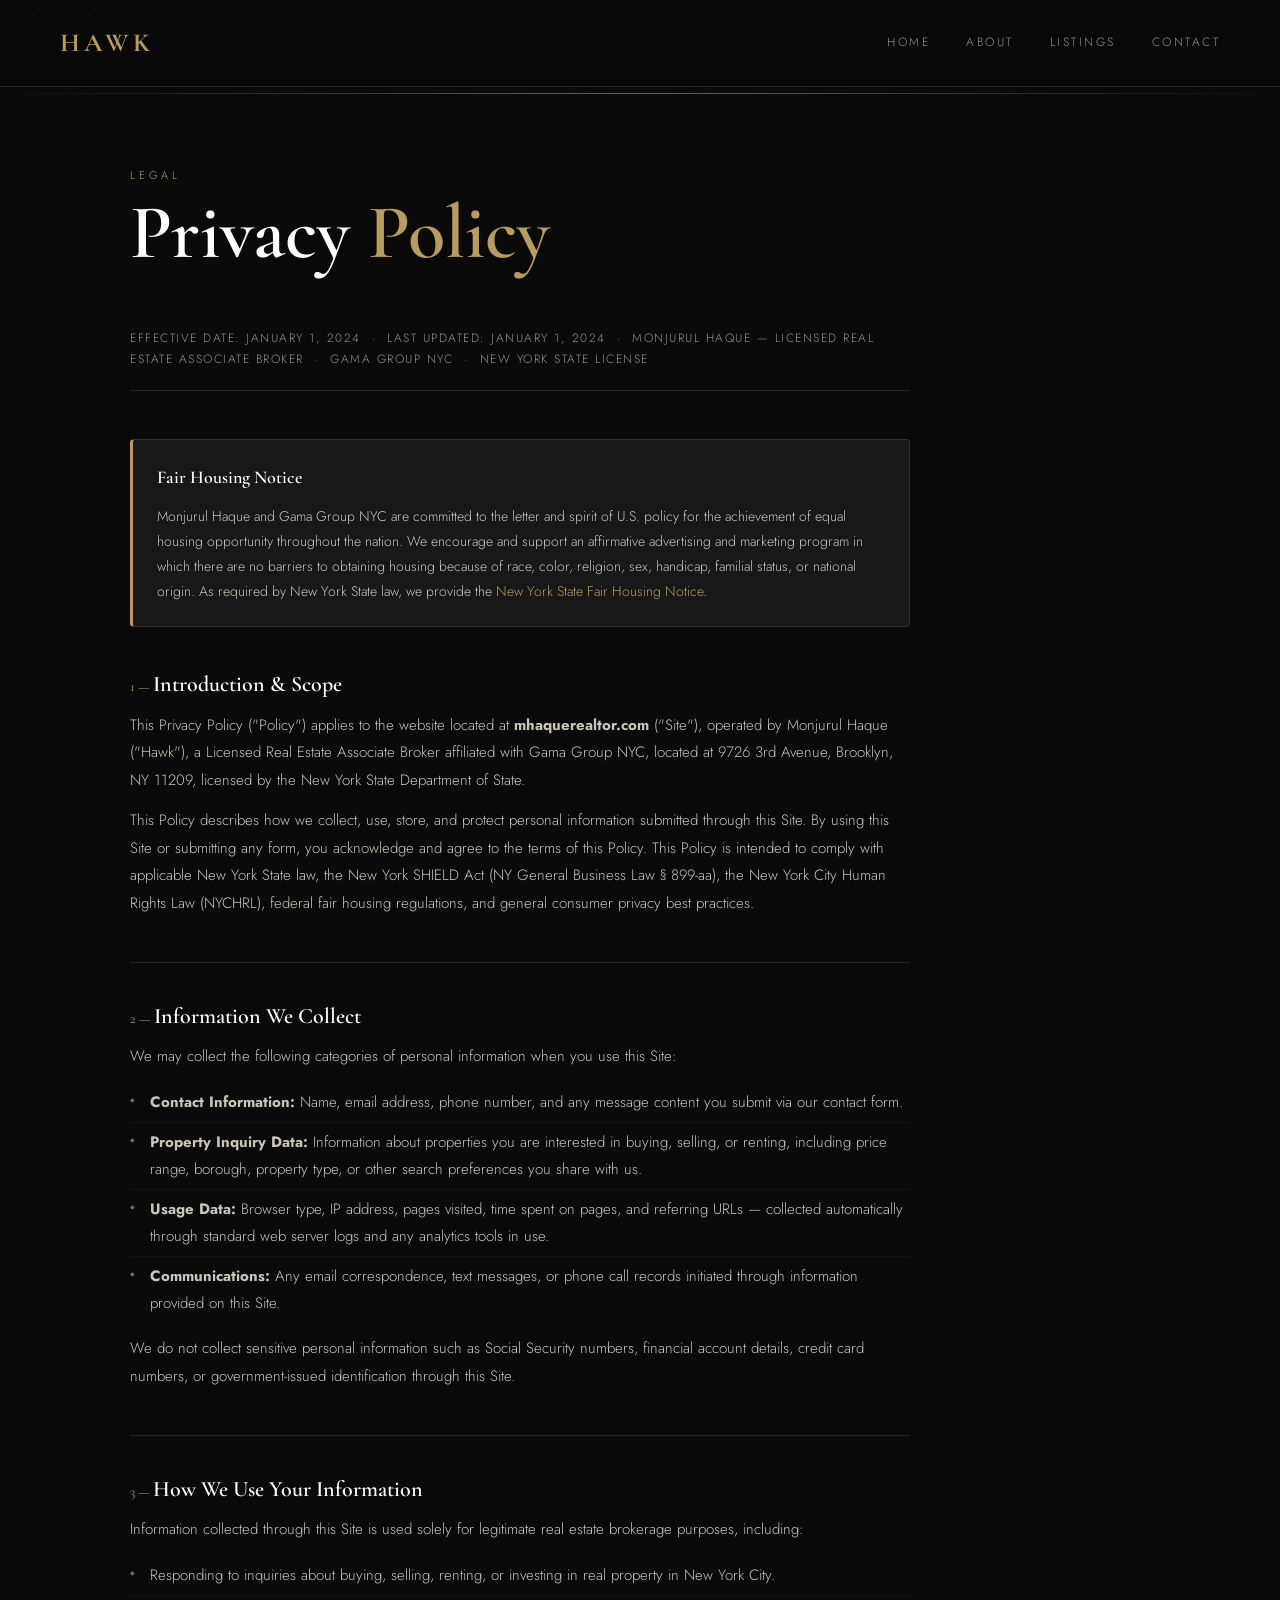
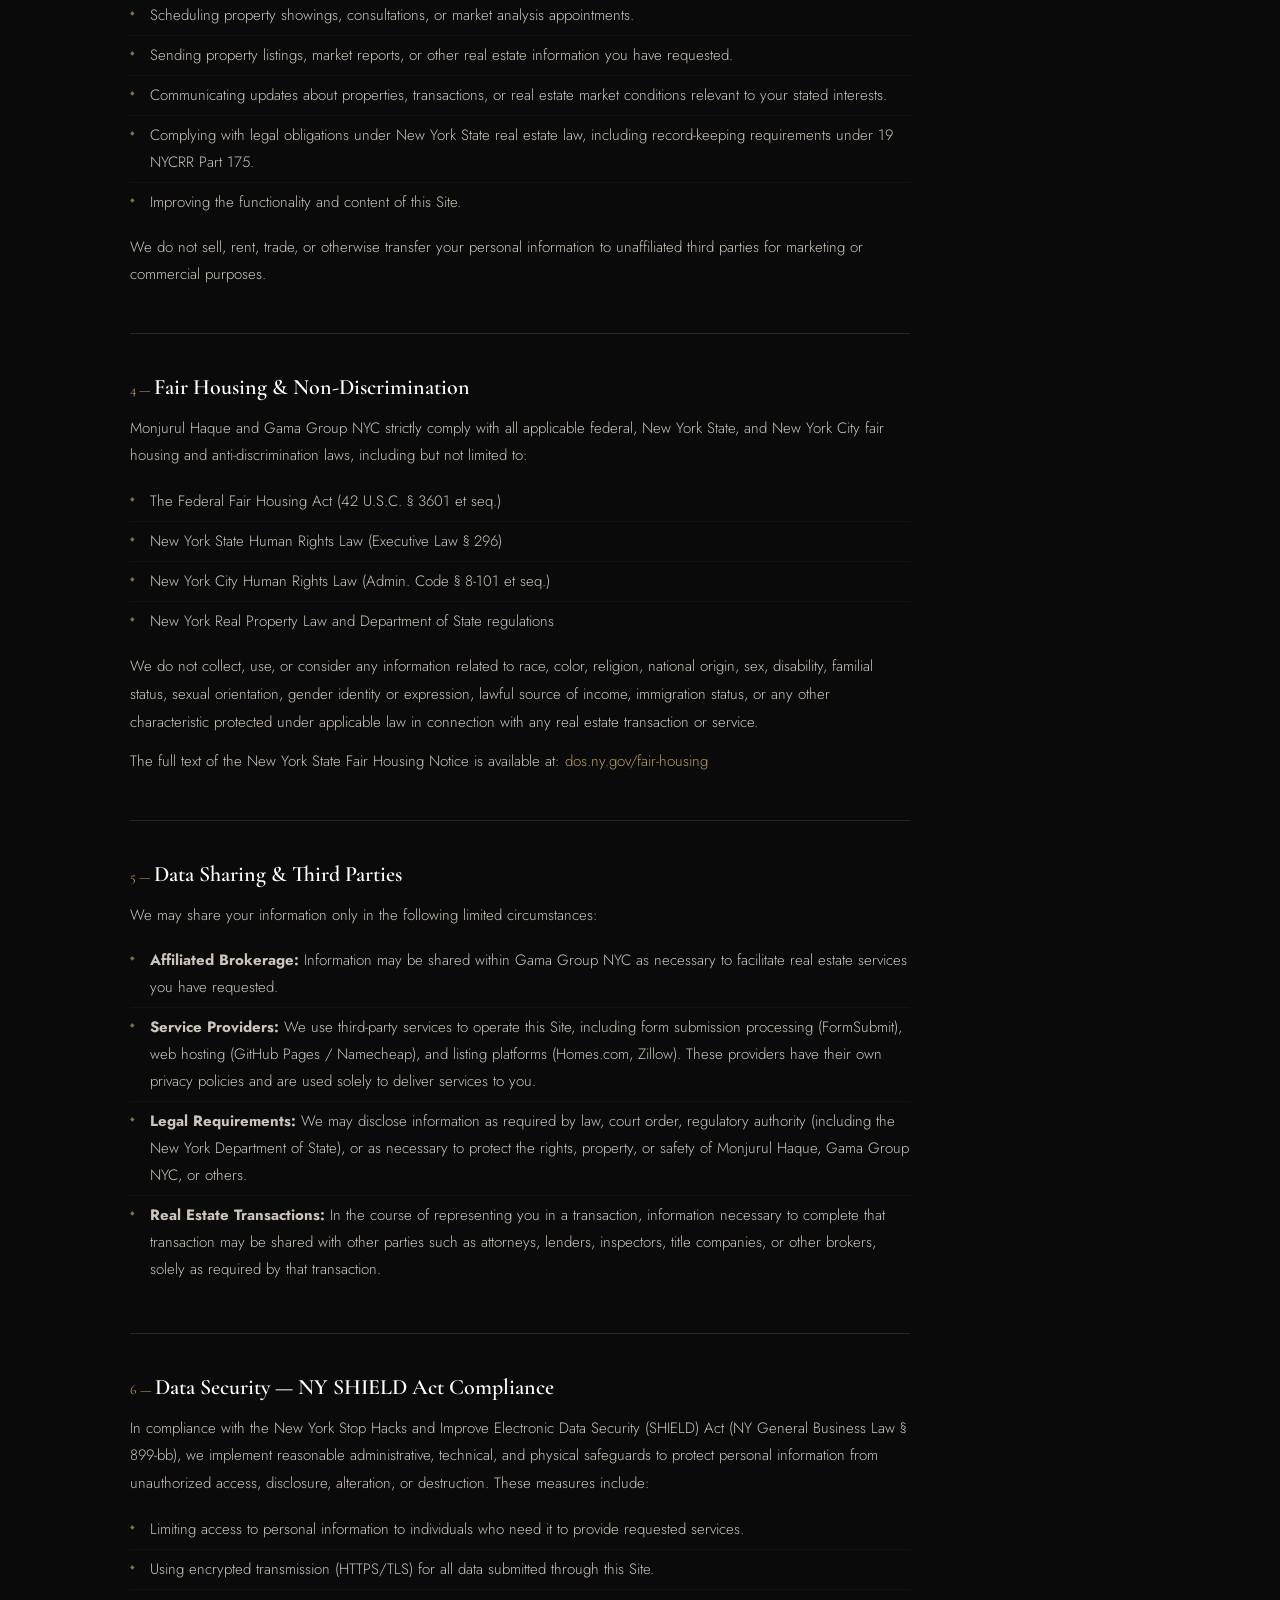
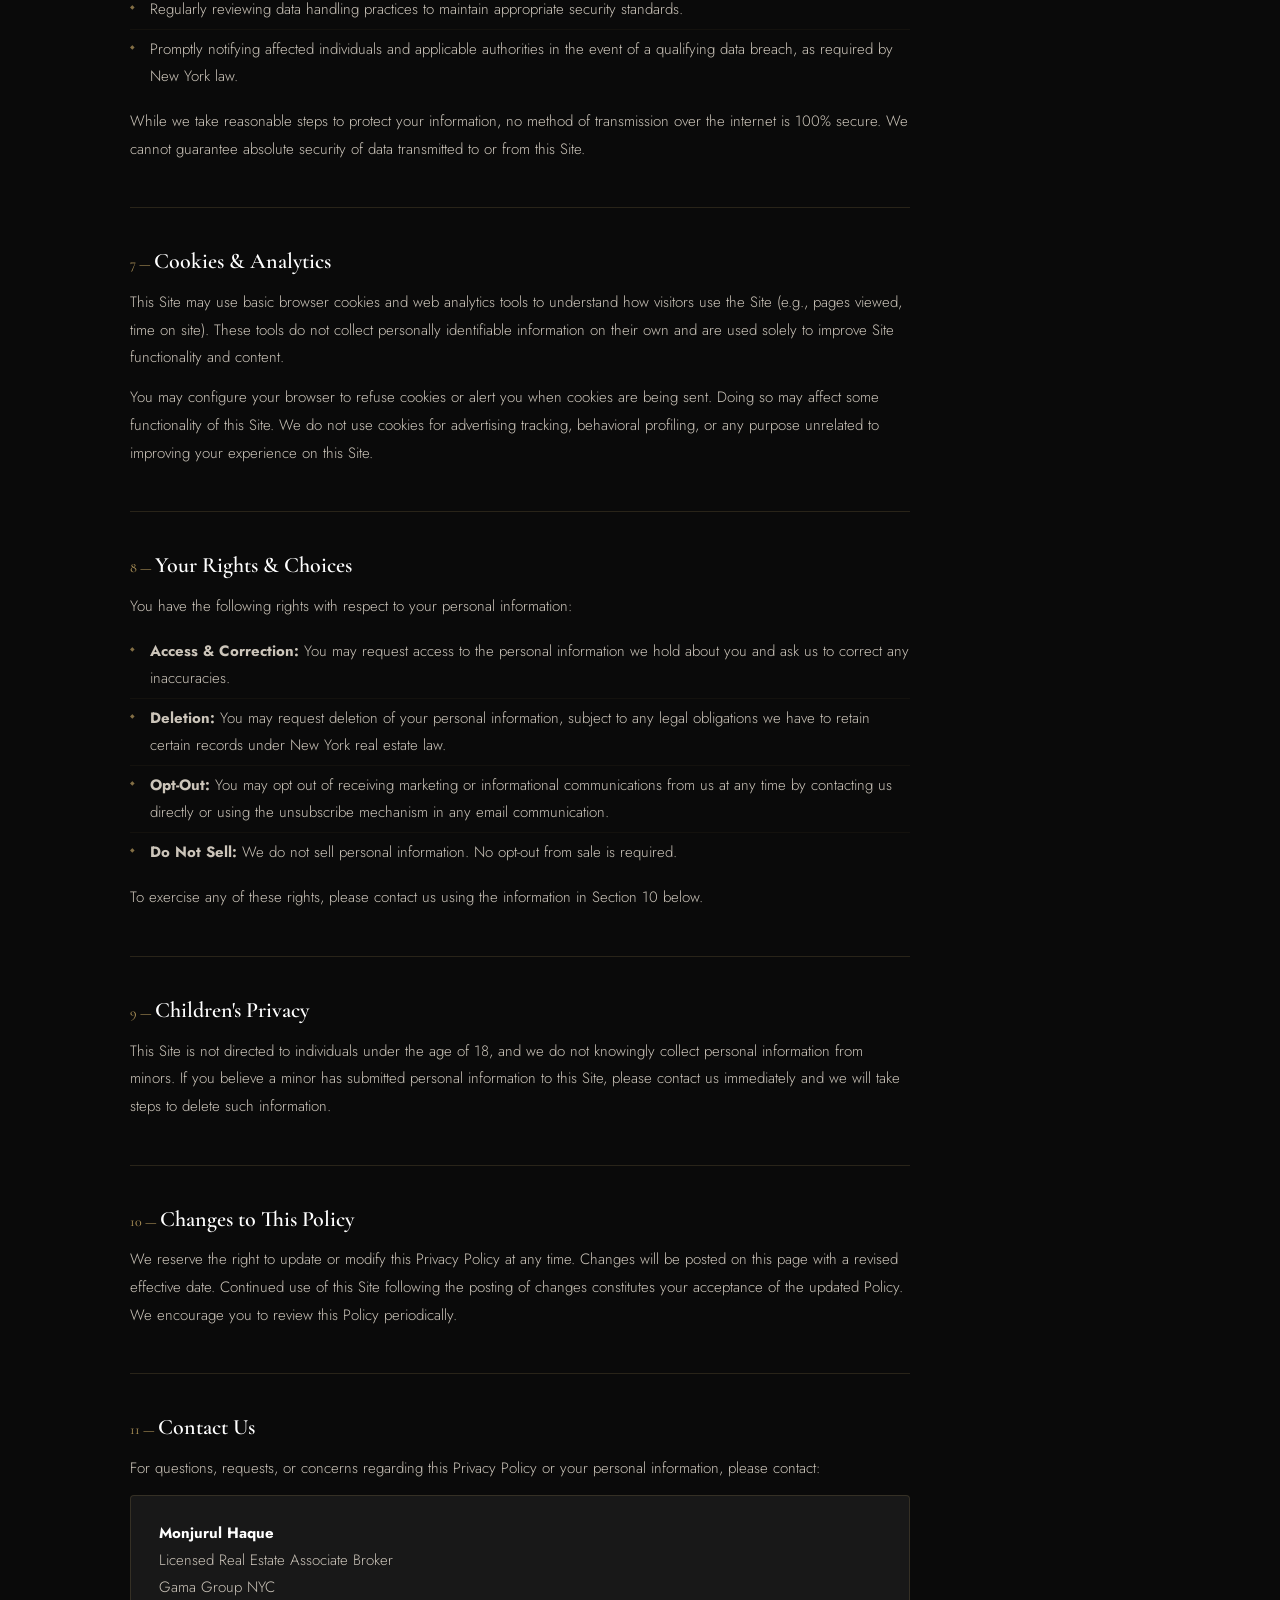
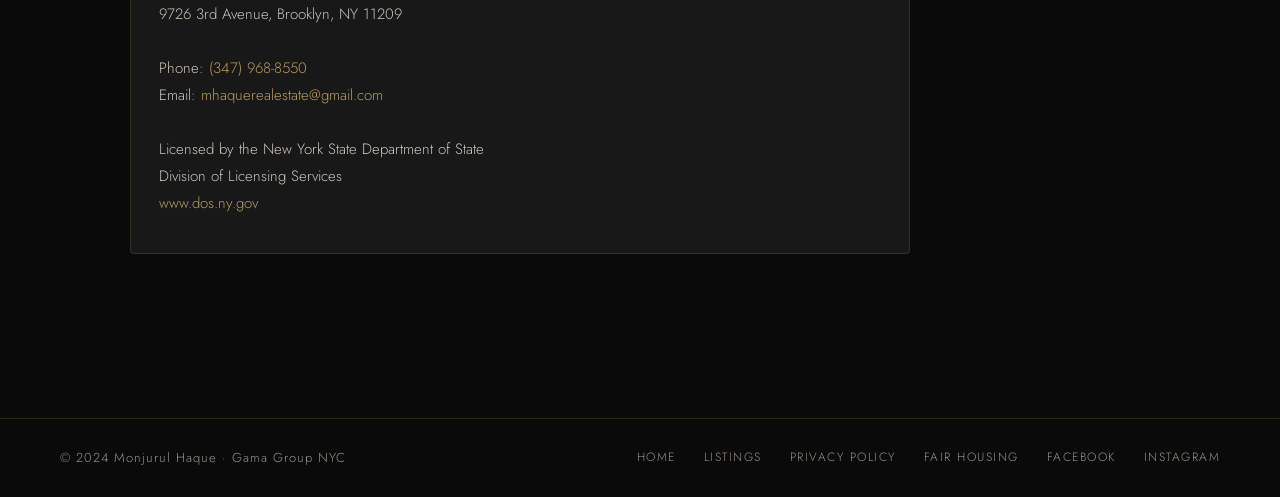
<file: privacy.html>
<!DOCTYPE html>
<html lang="en">
<head>
  <meta charset="UTF-8">
  <meta name="viewport" content="width=device-width, initial-scale=1.0">

  <!-- ── Primary SEO ── -->
  <title>Privacy Policy | Monjurul Haque NYC Real Estate Broker</title>
  <meta name="description" content="Privacy Policy for mhaquerealtor.com — Monjurul Haque, Licensed Real Estate Associate Broker, Gama Group NYC. NY SHIELD Act compliant, Fair Housing Notice included.">
  <meta name="keywords" content="Monjurul Haque privacy policy, real estate broker privacy NYC">
  <meta name="author" content="Monjurul Haque">
  <meta name="robots" content="index, follow, max-snippet:-1, max-image-preview:large, max-video-preview:-1">
  <link rel="canonical" href="https://mhaquerealtor.com/privacy.html">

  <!-- ── Open Graph (Facebook / LinkedIn / WhatsApp) ── -->
  <meta property="og:type" content="website">
  <meta property="og:title" content="Privacy Policy | Monjurul Haque NYC Real Estate">
  <meta property="og:description" content="Privacy Policy for mhaquerealtor.com. NY SHIELD Act compliant. Fair Housing Notice included.">
  <meta property="og:url" content="https://mhaquerealtor.com/privacy.html">
  <meta property="og:site_name" content="Monjurul Haque | NYC Real Estate Broker">
  <meta property="og:image" content="https://mhaquerealtor.com/Final Gama-36.jpg">
  <meta property="og:image:width" content="1200">
  <meta property="og:image:height" content="630">
  <meta property="og:locale" content="en_US">

  <!-- ── Twitter Card ── -->
  <meta name="twitter:card" content="summary_large_image">
  <meta name="twitter:title" content="Privacy Policy | Monjurul Haque NYC Real Estate">
  <meta name="twitter:description" content="Privacy Policy for mhaquerealtor.com. NY SHIELD Act compliant. Fair Housing Notice included.">
  <meta name="twitter:image" content="https://mhaquerealtor.com/Final Gama-36.jpg">

  <!-- ── Geo / Local SEO ── -->
  <meta name="geo.region" content="US-NY">
  <meta name="geo.placename" content="Brooklyn, New York">
  <meta name="geo.position" content="40.6233;-74.0300">
  <meta name="ICBM" content="40.6233, -74.0300">

  <!-- ── Fonts & Styles ── -->
  <link rel="preconnect" href="https://fonts.googleapis.com">
  <link rel="preconnect" href="https://fonts.gstatic.com" crossorigin>
  <link href="https://fonts.googleapis.com/css2?family=Cormorant+Garamond:ital,wght@0,400;0,500;0,600;0,700;1,400&family=Jost:wght@300;400;500;600&display=swap" rel="stylesheet">
  <link rel="stylesheet" href="style.css">

  <!-- ── JSON-LD Structured Data ── -->

   href="style.css">
  <style>
    .policy-wrap {
      max-width: 780px;
    }
    .policy-meta {
      font-size: 12px; letter-spacing: 1.5px; text-transform: uppercase;
      color: var(--muted); margin-bottom: 48px;
      padding-bottom: 20px; border-bottom: 1px solid var(--border);
    }
    .policy-section {
      margin-bottom: 44px;
    }
    .policy-section h2 {
      font-family: var(--serif-font);
      font-size: 22px; font-weight: 600; color: #fff;
      margin-bottom: 14px; line-height: 1.2;
    }
    .policy-section h2::before {
      content: attr(data-num) ' — ';
      color: var(--gold); font-size: 14px; font-weight: 400;
    }
    .policy-section p {
      font-size: 15px; line-height: 1.85; color: #ccc5ba;
      margin-bottom: 12px;
    }
    .policy-section ul {
      list-style: none; padding: 0; margin: 0 0 12px 0;
    }
    .policy-section ul li {
      font-size: 15px; line-height: 1.8; color: #ccc5ba;
      padding: 6px 0 6px 20px; position: relative;
      border-bottom: 1px solid rgba(184,155,94,0.06);
    }
    .policy-section ul li:last-child { border-bottom: none; }
    .policy-section ul li::before {
      content: '◆';
      position: absolute; left: 0;
      color: var(--gold); font-size: 6px; top: 12px; opacity: 0.7;
    }
    .policy-section a { color: var(--gold); text-decoration: none; }
    .policy-section a:hover { text-decoration: underline; }
    .policy-divider {
      height: 1px; background: var(--border); margin: 40px 0;
    }
    .fair-housing-notice {
      background: var(--card); border: 1px solid var(--border);
      border-left: 3px solid var(--gold);
      border-radius: 4px; padding: 22px 24px; margin-bottom: 44px;
    }
    .fair-housing-notice h3 {
      font-family: var(--serif-font);
      font-size: 18px; font-weight: 600; color: #fff; margin-bottom: 10px;
    }
    .fair-housing-notice p {
      font-size: 14px; line-height: 1.8; color: #ccc5ba;
    }
    .fair-housing-notice a { color: var(--gold); text-decoration: none; }
    .contact-box {
      background: var(--card); border: 1px solid var(--border);
      border-radius: 4px; padding: 24px 28px;
    }
    .contact-box p { font-size: 15px; color: #ccc5ba; line-height: 1.8; }
    .contact-box a { color: var(--gold); text-decoration: none; }
  </style>
</head>
<body>

<nav>
  <a class="nav-logo" href="index.html">HAWK</a>
  <div class="nav-links">
    <a href="index.html">Home</a>
    <a href="about.html">About</a>
    <a href="listings.html">Listings</a>
    <a href="contact.html">Contact</a>
  </div>
  <div class="nav-hamburger" onclick="toggleMenu()" aria-label="Menu">
    <span></span><span></span><span></span>
  </div>
</nav>
<div class="nav-mobile" id="navMobile">
  <a href="index.html" onclick="closeMenu()">Home</a>
  <a href="about.html" onclick="closeMenu()">About</a>
  <a href="listings.html" onclick="closeMenu()">Listings</a>
  <a href="contact.html" onclick="closeMenu()">Contact</a>
</div>

<div class="hero-strip"></div>

<main>
  <div class="policy-wrap">
    <p class="page-eyebrow anim-1">Legal</p>
    <h1 class="page-title anim-2">Privacy <span>Policy</span></h1>

    <div class="policy-meta anim-3">
      Effective Date: January 1, 2024 &nbsp;·&nbsp; Last Updated: January 1, 2024 &nbsp;·&nbsp;
      Monjurul Haque — Licensed Real Estate Associate Broker &nbsp;·&nbsp; Gama Group NYC &nbsp;·&nbsp;
      New York State License
    </div>

    <!-- Fair Housing Notice -->
    <div class="fair-housing-notice anim-3">
      <h3>Fair Housing Notice</h3>
      <p>
        Monjurul Haque and Gama Group NYC are committed to the letter and spirit of U.S. policy for the achievement of equal housing opportunity throughout the nation. We encourage and support an affirmative advertising and marketing program in which there are no barriers to obtaining housing because of race, color, religion, sex, handicap, familial status, or national origin. As required by New York State law, we provide the <a href="https://dos.ny.gov/fair-housing" target="_blank" rel="noopener">New York State Fair Housing Notice</a>.
      </p>
    </div>

    <!-- Section 1 -->
    <div class="policy-section anim-3">
      <h2 data-num="1">Introduction & Scope</h2>
      <p>
        This Privacy Policy ("Policy") applies to the website located at <strong>mhaquerealtor.com</strong> ("Site"), operated by Monjurul Haque ("Hawk"), a Licensed Real Estate Associate Broker affiliated with Gama Group NYC, located at 9726 3rd Avenue, Brooklyn, NY 11209, licensed by the New York State Department of State.
      </p>
      <p>
        This Policy describes how we collect, use, store, and protect personal information submitted through this Site. By using this Site or submitting any form, you acknowledge and agree to the terms of this Policy. This Policy is intended to comply with applicable New York State law, the New York SHIELD Act (NY General Business Law § 899-aa), the New York City Human Rights Law (NYCHRL), federal fair housing regulations, and general consumer privacy best practices.
      </p>
    </div>

    <div class="policy-divider"></div>

    <!-- Section 2 -->
    <div class="policy-section">
      <h2 data-num="2">Information We Collect</h2>
      <p>We may collect the following categories of personal information when you use this Site:</p>
      <ul>
        <li><strong>Contact Information:</strong> Name, email address, phone number, and any message content you submit via our contact form.</li>
        <li><strong>Property Inquiry Data:</strong> Information about properties you are interested in buying, selling, or renting, including price range, borough, property type, or other search preferences you share with us.</li>
        <li><strong>Usage Data:</strong> Browser type, IP address, pages visited, time spent on pages, and referring URLs — collected automatically through standard web server logs and any analytics tools in use.</li>
        <li><strong>Communications:</strong> Any email correspondence, text messages, or phone call records initiated through information provided on this Site.</li>
      </ul>
      <p>We do not collect sensitive personal information such as Social Security numbers, financial account details, credit card numbers, or government-issued identification through this Site.</p>
    </div>

    <div class="policy-divider"></div>

    <!-- Section 3 -->
    <div class="policy-section">
      <h2 data-num="3">How We Use Your Information</h2>
      <p>Information collected through this Site is used solely for legitimate real estate brokerage purposes, including:</p>
      <ul>
        <li>Responding to inquiries about buying, selling, renting, or investing in real property in New York City.</li>
        <li>Scheduling property showings, consultations, or market analysis appointments.</li>
        <li>Sending property listings, market reports, or other real estate information you have requested.</li>
        <li>Communicating updates about properties, transactions, or real estate market conditions relevant to your stated interests.</li>
        <li>Complying with legal obligations under New York State real estate law, including record-keeping requirements under 19 NYCRR Part 175.</li>
        <li>Improving the functionality and content of this Site.</li>
      </ul>
      <p>We do not sell, rent, trade, or otherwise transfer your personal information to unaffiliated third parties for marketing or commercial purposes.</p>
    </div>

    <div class="policy-divider"></div>

    <!-- Section 4 -->
    <div class="policy-section">
      <h2 data-num="4">Fair Housing & Non-Discrimination</h2>
      <p>
        Monjurul Haque and Gama Group NYC strictly comply with all applicable federal, New York State, and New York City fair housing and anti-discrimination laws, including but not limited to:
      </p>
      <ul>
        <li>The Federal Fair Housing Act (42 U.S.C. § 3601 et seq.)</li>
        <li>New York State Human Rights Law (Executive Law § 296)</li>
        <li>New York City Human Rights Law (Admin. Code § 8-101 et seq.)</li>
        <li>New York Real Property Law and Department of State regulations</li>
      </ul>
      <p>
        We do not collect, use, or consider any information related to race, color, religion, national origin, sex, disability, familial status, sexual orientation, gender identity or expression, lawful source of income, immigration status, or any other characteristic protected under applicable law in connection with any real estate transaction or service.
      </p>
      <p>
        The full text of the New York State Fair Housing Notice is available at: <a href="https://dos.ny.gov/fair-housing" target="_blank" rel="noopener">dos.ny.gov/fair-housing</a>
      </p>
    </div>

    <div class="policy-divider"></div>

    <!-- Section 5 -->
    <div class="policy-section">
      <h2 data-num="5">Data Sharing & Third Parties</h2>
      <p>We may share your information only in the following limited circumstances:</p>
      <ul>
        <li><strong>Affiliated Brokerage:</strong> Information may be shared within Gama Group NYC as necessary to facilitate real estate services you have requested.</li>
        <li><strong>Service Providers:</strong> We use third-party services to operate this Site, including form submission processing (FormSubmit), web hosting (GitHub Pages / Namecheap), and listing platforms (Homes.com, Zillow). These providers have their own privacy policies and are used solely to deliver services to you.</li>
        <li><strong>Legal Requirements:</strong> We may disclose information as required by law, court order, regulatory authority (including the New York Department of State), or as necessary to protect the rights, property, or safety of Monjurul Haque, Gama Group NYC, or others.</li>
        <li><strong>Real Estate Transactions:</strong> In the course of representing you in a transaction, information necessary to complete that transaction may be shared with other parties such as attorneys, lenders, inspectors, title companies, or other brokers, solely as required by that transaction.</li>
      </ul>
    </div>

    <div class="policy-divider"></div>

    <!-- Section 6 -->
    <div class="policy-section">
      <h2 data-num="6">Data Security — NY SHIELD Act Compliance</h2>
      <p>
        In compliance with the New York Stop Hacks and Improve Electronic Data Security (SHIELD) Act (NY General Business Law § 899-bb), we implement reasonable administrative, technical, and physical safeguards to protect personal information from unauthorized access, disclosure, alteration, or destruction. These measures include:
      </p>
      <ul>
        <li>Limiting access to personal information to individuals who need it to provide requested services.</li>
        <li>Using encrypted transmission (HTTPS/TLS) for all data submitted through this Site.</li>
        <li>Regularly reviewing data handling practices to maintain appropriate security standards.</li>
        <li>Promptly notifying affected individuals and applicable authorities in the event of a qualifying data breach, as required by New York law.</li>
      </ul>
      <p>
        While we take reasonable steps to protect your information, no method of transmission over the internet is 100% secure. We cannot guarantee absolute security of data transmitted to or from this Site.
      </p>
    </div>

    <div class="policy-divider"></div>

    <!-- Section 7 -->
    <div class="policy-section">
      <h2 data-num="7">Cookies & Analytics</h2>
      <p>
        This Site may use basic browser cookies and web analytics tools to understand how visitors use the Site (e.g., pages viewed, time on site). These tools do not collect personally identifiable information on their own and are used solely to improve Site functionality and content.
      </p>
      <p>
        You may configure your browser to refuse cookies or alert you when cookies are being sent. Doing so may affect some functionality of this Site. We do not use cookies for advertising tracking, behavioral profiling, or any purpose unrelated to improving your experience on this Site.
      </p>
    </div>

    <div class="policy-divider"></div>

    <!-- Section 8 -->
    <div class="policy-section">
      <h2 data-num="8">Your Rights & Choices</h2>
      <p>You have the following rights with respect to your personal information:</p>
      <ul>
        <li><strong>Access & Correction:</strong> You may request access to the personal information we hold about you and ask us to correct any inaccuracies.</li>
        <li><strong>Deletion:</strong> You may request deletion of your personal information, subject to any legal obligations we have to retain certain records under New York real estate law.</li>
        <li><strong>Opt-Out:</strong> You may opt out of receiving marketing or informational communications from us at any time by contacting us directly or using the unsubscribe mechanism in any email communication.</li>
        <li><strong>Do Not Sell:</strong> We do not sell personal information. No opt-out from sale is required.</li>
      </ul>
      <p>To exercise any of these rights, please contact us using the information in Section 10 below.</p>
    </div>

    <div class="policy-divider"></div>

    <!-- Section 9 -->
    <div class="policy-section">
      <h2 data-num="9">Children's Privacy</h2>
      <p>
        This Site is not directed to individuals under the age of 18, and we do not knowingly collect personal information from minors. If you believe a minor has submitted personal information to this Site, please contact us immediately and we will take steps to delete such information.
      </p>
    </div>

    <div class="policy-divider"></div>

    <!-- Section 10 -->
    <div class="policy-section">
      <h2 data-num="10">Changes to This Policy</h2>
      <p>
        We reserve the right to update or modify this Privacy Policy at any time. Changes will be posted on this page with a revised effective date. Continued use of this Site following the posting of changes constitutes your acceptance of the updated Policy. We encourage you to review this Policy periodically.
      </p>
    </div>

    <div class="policy-divider"></div>

    <!-- Section 11 — Contact -->
    <div class="policy-section">
      <h2 data-num="11">Contact Us</h2>
      <p>For questions, requests, or concerns regarding this Privacy Policy or your personal information, please contact:</p>
      <div class="contact-box">
        <p>
          <strong style="color:#fff;">Monjurul Haque</strong><br>
          Licensed Real Estate Associate Broker<br>
          Gama Group NYC<br>
          9726 3rd Avenue, Brooklyn, NY 11209<br><br>
          Phone: <a href="tel:3479688550">(347) 968-8550</a><br>
          Email: <a href="mailto:mhaquerealestate@gmail.com">mhaquerealestate@gmail.com</a><br><br>
          Licensed by the New York State Department of State<br>
          Division of Licensing Services<br>
          <a href="https://www.dos.ny.gov" target="_blank" rel="noopener">www.dos.ny.gov</a>
        </p>
      </div>
    </div>

  </div><!-- /policy-wrap -->
</main>

<footer>
  <div class="footer-copy">© 2024 Monjurul Haque · Gama Group NYC</div>
  <div class="footer-links">
    <a href="index.html">Home</a>
    <a href="listings.html">Listings</a>
    <a href="privacy.html">Privacy Policy</a>
    <a href="https://dos.ny.gov/fair-housing" target="_blank" rel="noopener">Fair Housing</a>
    <a href="https://www.facebook.com/MhaqueRealtor/" target="_blank" rel="noopener">Facebook</a>
    <a href="https://instagram.com/mhaquerealtor" target="_blank" rel="noopener">Instagram</a>
  </div>
</footer>

<script>
  function toggleMenu() { document.getElementById('navMobile').classList.toggle('open'); }
  function closeMenu()  { document.getElementById('navMobile').classList.remove('open'); }
</script>

<!--Start of Tawk.to Script-->
<script type="text/javascript">
var Tawk_API=Tawk_API||{}, Tawk_LoadStart=new Date();
(function(){
var s1=document.createElement("script"),s0=document.getElementsByTagName("script")[0];
s1.async=true;
s1.src='https://embed.tawk.to/69f02ca03dea021c3775ba9f/1jn92sl5e';
s1.charset='UTF-8';
s1.setAttribute('crossorigin','*');
s0.parentNode.insertBefore(s1,s0);
})();
</script>
<!--End of Tawk.to Script-->
</body>
</html>
</file>
<file: style.css>
/* ─── RESET & ROOT ─── */
*, *::before, *::after { box-sizing: border-box; margin: 0; padding: 0; }
html { scroll-behavior: smooth; }

:root {
  --gold: #b89b5e;
  --gold-light: #d4b97a;
  --gold-dim: rgba(184,155,94,0.15);
  --dark: #0a0a0a;
  --mid: #141414;
  --card: #181818;
  --border: rgba(184,155,94,0.18);
  --text: #f0ece4;          /* near-white for primary text */
  --muted: #9a9288;         /* lighter muted — still subdued but readable */
  --body-font: 'Jost', sans-serif;
  --serif-font: 'Cormorant Garamond', serif;
}

body {
  font-family: var(--body-font);
  font-weight: 300;
  font-size: 16px;          /* global base size */
  line-height: 1.75;
  background: var(--dark);
  color: var(--text);
  min-height: 100vh;
  overflow-x: hidden;
}

/* ─── NAV ─── */
nav {
  position: fixed; top: 0; left: 0; right: 0; z-index: 200;
  display: flex; justify-content: space-between; align-items: center;
  padding: 20px 60px;
  background: rgba(10,10,10,0.96);
  backdrop-filter: blur(16px);
  border-bottom: 1px solid var(--border);
}
.nav-logo {
  font-family: var(--serif-font);
  font-size: 26px; font-weight: 700;
  color: var(--gold); letter-spacing: 4px;
  text-decoration: none;
}
.nav-links { display: flex; gap: 36px; align-items: center; }
.nav-links a {
  font-size: 12px; letter-spacing: 2.5px;
  text-transform: uppercase; color: var(--muted);
  text-decoration: none; transition: color 0.3s;
}
.nav-links a:hover, .nav-links a.active { color: var(--gold); }

.nav-hamburger {
  display: none; flex-direction: column; gap: 5px;
  cursor: pointer; padding: 4px;
}
.nav-hamburger span {
  display: block; width: 22px; height: 1.5px;
  background: var(--gold); transition: all 0.3s;
}
.nav-mobile {
  display: none; position: fixed;
  top: 65px; left: 0; right: 0; z-index: 199;
  background: rgba(10,10,10,0.98);
  border-bottom: 1px solid var(--border);
  flex-direction: column; padding: 28px 40px; gap: 24px;
}
.nav-mobile.open { display: flex; }
.nav-mobile a {
  font-size: 14px; letter-spacing: 2.5px;
  text-transform: uppercase; color: var(--muted);
  text-decoration: none; transition: color 0.3s;
}
.nav-mobile a:hover { color: var(--gold); }

/* ─── HERO STRIP ─── */
.hero-strip {
  margin-top: 65px; height: 1px;
  background: linear-gradient(90deg, transparent 0%, var(--gold) 50%, transparent 100%);
  opacity: 0.6;
}

/* ─── MAIN ─── */
main {
  max-width: 1100px;
  margin: 0 auto;
  padding: 72px 40px 120px;
}

/* ─── PAGE HEADERS ─── */
.page-eyebrow {
  font-size: 11px; letter-spacing: 4px;
  text-transform: uppercase; color: var(--gold);
  margin-bottom: 10px;
}
.page-title {
  font-family: var(--serif-font);
  font-size: clamp(48px, 6vw, 84px);
  font-weight: 600; line-height: 1;
  color: #fff; margin-bottom: 56px;
}
.page-title span { color: var(--gold); }

/* ─── BUTTONS ─── */
.btn {
  display: inline-block;
  padding: 15px 34px;
  font-family: var(--body-font);
  font-size: 12px; font-weight: 500;
  letter-spacing: 2.5px; text-transform: uppercase;
  text-decoration: none; cursor: pointer;
  border-radius: 2px; transition: all 0.25s;
}
.btn-gold { background: var(--gold); color: #000; border: 1px solid var(--gold); }
.btn-gold:hover { background: var(--gold-light); border-color: var(--gold-light); }
.btn-outline { background: transparent; color: var(--gold); border: 1px solid var(--border); }
.btn-outline:hover { border-color: var(--gold); background: var(--gold-dim); }

/* ─── CONTACT ITEMS ─── */
.contact-item {
  display: flex; align-items: center; gap: 14px;
  background: var(--card); border: 1px solid var(--border);
  border-radius: 4px; padding: 16px 18px;
  text-decoration: none; transition: border-color 0.25s, background 0.25s;
}
.contact-item:hover { border-color: var(--gold); background: var(--gold-dim); }
.contact-icon {
  width: 34px; height: 34px; border-radius: 50%;
  background: rgba(184,155,94,0.1);
  display: flex; align-items: center; justify-content: center; flex-shrink: 0;
}
.contact-icon svg { width: 15px; height: 15px; stroke: var(--gold); fill: none; stroke-width: 1.8; }
.contact-type { font-size: 11px; letter-spacing: 2px; text-transform: uppercase; color: var(--muted); }
.contact-val  { font-size: 16px; color: #fff; margin-top: 2px; }

/* ─── FOOTER ─── */
footer {
  border-top: 1px solid var(--border);
  padding: 28px 60px;
  display: flex; justify-content: space-between; align-items: center;
}
.footer-copy { font-size: 13px; color: var(--muted); letter-spacing: 1px; }
.footer-links { display: flex; gap: 28px; }
.footer-links a {
  font-size: 12px; letter-spacing: 1.5px; color: var(--muted);
  text-decoration: none; text-transform: uppercase; transition: color 0.3s;
}
.footer-links a:hover { color: var(--gold); }

/* ─── ANIMATIONS ─── */
@keyframes fadeUp {
  from { opacity: 0; transform: translateY(18px); }
  to   { opacity: 1; transform: translateY(0); }
}
.anim-1 { animation: fadeUp 0.55s 0.05s ease both; }
.anim-2 { animation: fadeUp 0.55s 0.15s ease both; }
.anim-3 { animation: fadeUp 0.55s 0.25s ease both; }
.anim-4 { animation: fadeUp 0.55s 0.35s ease both; }

/* ─── FORMS ─── */
input, textarea, select {
  display: block; width: 100%;
  background: var(--card); border: 1px solid var(--border);
  color: var(--text); font-family: var(--body-font);
  font-size: 15px; font-weight: 300;
  padding: 14px 18px; border-radius: 2px;
  outline: none; transition: border-color 0.25s;
  -webkit-appearance: none;
}
input:focus, textarea:focus, select:focus { border-color: var(--gold); }
input::placeholder, textarea::placeholder { color: var(--muted); }
textarea { resize: vertical; min-height: 140px; }

/* ─── RESPONSIVE ─── */

/* ─── FOOTER BOTTOM BAR ─── */
.footer-bottom {
  border-top: 1px solid rgba(184,155,94,0.1);
  margin-top: 16px; padding-top: 14px;
  display: flex; justify-content: space-between; align-items: center;
  flex-wrap: wrap; gap: 10px;
}
.footer-bottom a, .footer-legal {
  font-size: 11px; color: var(--muted);
  text-decoration: none; letter-spacing: 0.5px;
  transition: color 0.2s;
}
.footer-bottom a:hover { color: var(--gold); }
.footer-fair-housing {
  display: flex; align-items: center; gap: 7px;
  font-size: 11px; color: var(--muted);
}
.footer-fair-housing::before {
  content: '⊜';
  color: var(--gold); font-size: 13px;
}
@media (max-width: 768px) {
  .footer-bottom { flex-direction: column; align-items: center; text-align: center; gap: 8px; }
}

@media (max-width: 768px) {
  nav { padding: 18px 24px; }
  .nav-links { display: none; }
  .nav-hamburger { display: flex; }
  main { padding: 56px 20px 80px; }
  footer { flex-direction: column; gap: 16px; text-align: center; padding: 24px 24px; }
  .footer-links { flex-wrap: wrap; justify-content: center; gap: 16px; }
}
</file>
